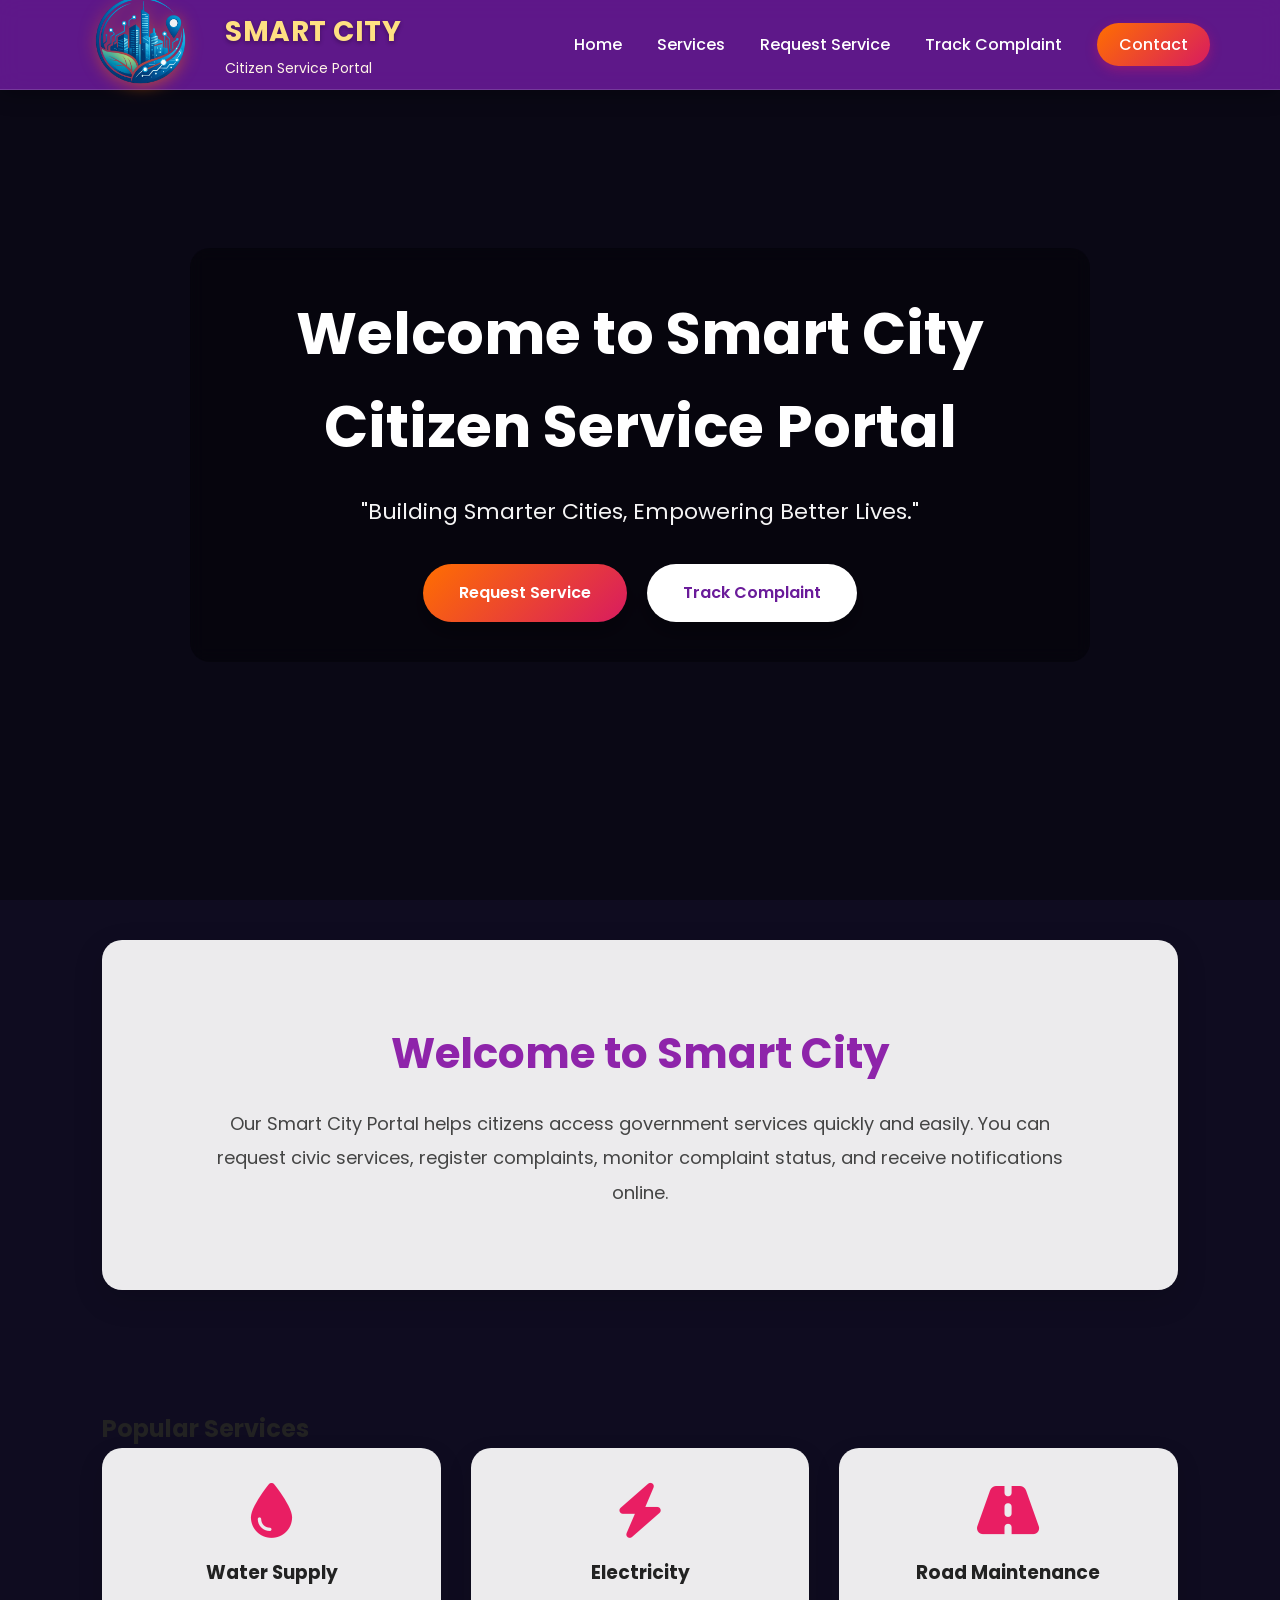
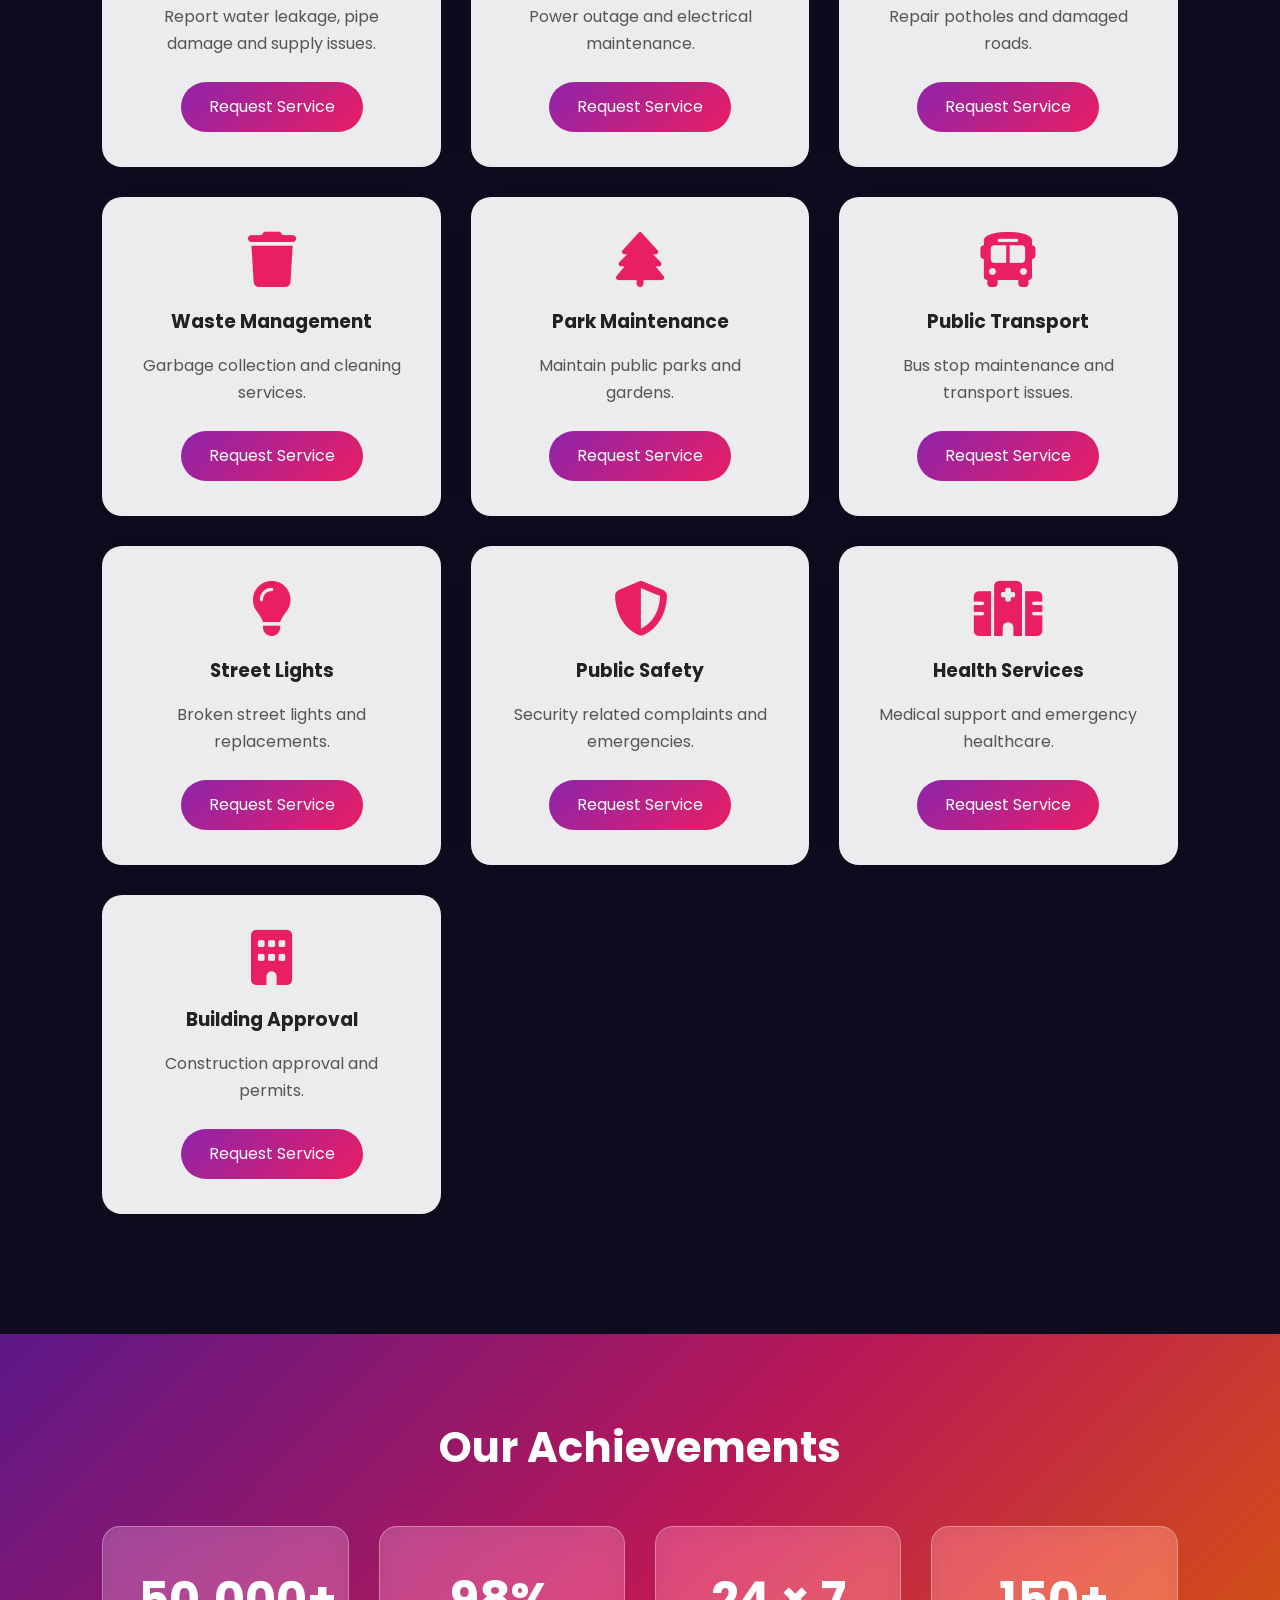
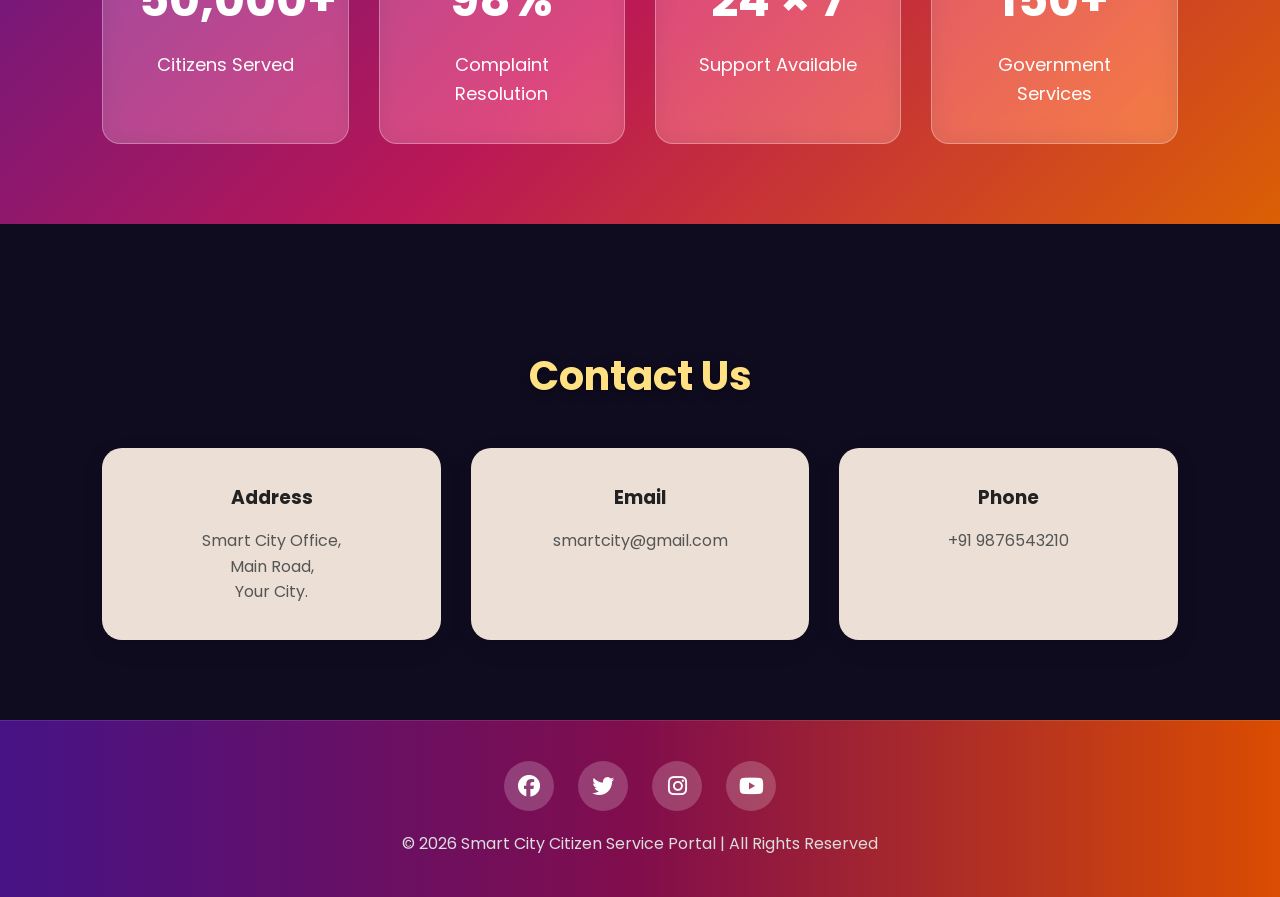
<file: src/main/resources/static/index.html>
<!DOCTYPE html>
<html lang="en">

<head>

    <meta charset="UTF-8">

    <meta name="viewport"
          content="width=device-width, initial-scale=1.0">

    <title>Smart City Citizen Service Portal</title>

    <!-- Main CSS -->
    <link rel="stylesheet"
          href="css/style.css">

    <!-- Font Awesome -->
    <link rel="stylesheet"
          href="https://cdnjs.cloudflare.com/ajax/libs/font-awesome/6.5.2/css/all.min.css">

</head>

<body>


<!-- ================= HEADER ================= -->

<header>

    <div class="logo">

        <img src="images/logo.png"
             alt="Smart City Logo">

        <div class="logo-text">

            <h1>
                SMART CITY
            </h1>

            <p>
                Citizen Service Portal
            </p>

        </div>

    </div>


    <nav>

        <ul>

            <li>
                <a href="index.html">
                    Home
                </a>
            </li>

            <li>
                <a href="services.html">
                    Services
                </a>
            </li>

            <li>
                <a href="request.html">
                    Request Service
                </a>
            </li>

            <li>
                <a href="track.html">
                    Track Complaint
                </a>
            </li>

            <li>
                <a href="contact.html">
                    Contact
                </a>
            </li>

        </ul>

    </nav>

</header>


<!-- ================= HERO SECTION ================= -->

<section class="hero">

    <div class="overlay">

        <h2>
            Welcome to Smart City Citizen Service Portal
        </h2>

        <p>
            "Building Smarter Cities, Empowering Better Lives."
        </p>


        <div class="hero-buttons">

            <a href="request.html"
               class="btn">

                Request Service

            </a>


            <a href="track.html"
               class="btn2">

                Track Complaint

            </a>

        </div>

    </div>

</section>


<!-- ================= ABOUT SECTION ================= -->

<section class="about">

    <h2>
        Welcome to Smart City
    </h2>

    <p>

        Our Smart City Portal helps citizens access government services
        quickly and easily. You can request civic services, register
        complaints, monitor complaint status, and receive notifications
        online.

    </p>

</section>


<!-- ================= SERVICES SECTION ================= -->

<section class="service-section">

    <h2>
        Popular Services
    </h2>


    <div class="service-grid">


        <!-- Water Supply -->

        <div class="service-card">

            <i class="fa-solid fa-droplet"></i>

            <h3>
                Water Supply
            </h3>

            <p>
                Report water leakage, pipe damage and supply issues.
            </p>

            <a href="request.html">
                Request Service
            </a>

        </div>


        <!-- Electricity -->

        <div class="service-card">

            <i class="fa-solid fa-bolt"></i>

            <h3>
                Electricity
            </h3>

            <p>
                Power outage and electrical maintenance.
            </p>

            <a href="request.html">
                Request Service
            </a>

        </div>


        <!-- Road Maintenance -->

        <div class="service-card">

            <i class="fa-solid fa-road"></i>

            <h3>
                Road Maintenance
            </h3>

            <p>
                Repair potholes and damaged roads.
            </p>

            <a href="request.html">
                Request Service
            </a>

        </div>


        <!-- Waste Management -->

        <div class="service-card">

            <i class="fa-solid fa-trash"></i>

            <h3>
                Waste Management
            </h3>

            <p>
                Garbage collection and cleaning services.
            </p>

            <a href="request.html">
                Request Service
            </a>

        </div>


        <!-- Park Maintenance -->

        <div class="service-card">

            <i class="fa-solid fa-tree"></i>

            <h3>
                Park Maintenance
            </h3>

            <p>
                Maintain public parks and gardens.
            </p>

            <a href="request.html">
                Request Service
            </a>

        </div>


        <!-- Public Transport -->

        <div class="service-card">

            <i class="fa-solid fa-bus"></i>

            <h3>
                Public Transport
            </h3>

            <p>
                Bus stop maintenance and transport issues.
            </p>

            <a href="request.html">
                Request Service
            </a>

        </div>


        <!-- Street Lights -->

        <div class="service-card">

            <i class="fa-solid fa-lightbulb"></i>

            <h3>
                Street Lights
            </h3>

            <p>
                Broken street lights and replacements.
            </p>

            <a href="request.html">
                Request Service
            </a>

        </div>


        <!-- Public Safety -->

        <div class="service-card">

            <i class="fa-solid fa-shield-halved"></i>

            <h3>
                Public Safety
            </h3>

            <p>
                Security related complaints and emergencies.
            </p>

            <a href="request.html">
                Request Service
            </a>

        </div>


        <!-- Health Services -->

        <div class="service-card">

            <i class="fa-solid fa-hospital"></i>

            <h3>
                Health Services
            </h3>

            <p>
                Medical support and emergency healthcare.
            </p>

            <a href="request.html">
                Request Service
            </a>

        </div>


        <!-- Building Approval -->

        <div class="service-card">

            <i class="fa-solid fa-building"></i>

            <h3>
                Building Approval
            </h3>

            <p>
                Construction approval and permits.
            </p>

            <a href="request.html">
                Request Service
            </a>

        </div>


    </div>

</section>


<!-- ================= ACHIEVEMENTS ================= -->

<section class="achievement">

    <h2>
        Our Achievements
    </h2>


    <div class="counter">


        <div>

            <h1>
                50,000+
            </h1>

            <p>
                Citizens Served
            </p>

        </div>


        <div>

            <h1>
                98%
            </h1>

            <p>
                Complaint Resolution
            </p>

        </div>


        <div>

            <h1>
                24 × 7
            </h1>

            <p>
                Support Available
            </p>

        </div>


        <div>

            <h1>
                150+
            </h1>

            <p>
                Government Services
            </p>

        </div>


    </div>

</section>


<!-- ================= CONTACT SECTION ================= -->

<section class="contact-home">

    <h2>
        Contact Us
    </h2>


    <div class="contact-box">


        <div>

            <h3>
                Address
            </h3>

            <p>

                Smart City Office,<br>

                Main Road,<br>

                Your City.

            </p>

        </div>


        <div>

            <h3>
                Email
            </h3>

            <p>
                smartcity@gmail.com
            </p>

        </div>


        <div>

            <h3>
                Phone
            </h3>

            <p>
                +91 9876543210
            </p>

        </div>


    </div>

</section>


<!-- ================= FOOTER ================= -->

<footer>

    <div class="footer-social">

        <i class="fab fa-facebook"></i>

        <i class="fab fa-twitter"></i>

        <i class="fab fa-instagram"></i>

        <i class="fab fa-youtube"></i>

    </div>


    <p>

        © 2026 Smart City Citizen Service Portal |

        All Rights Reserved

    </p>

</footer>


<!-- ================= JAVASCRIPT ================= -->

<script src="js/script.js"></script>

</body>

</html>
</file>
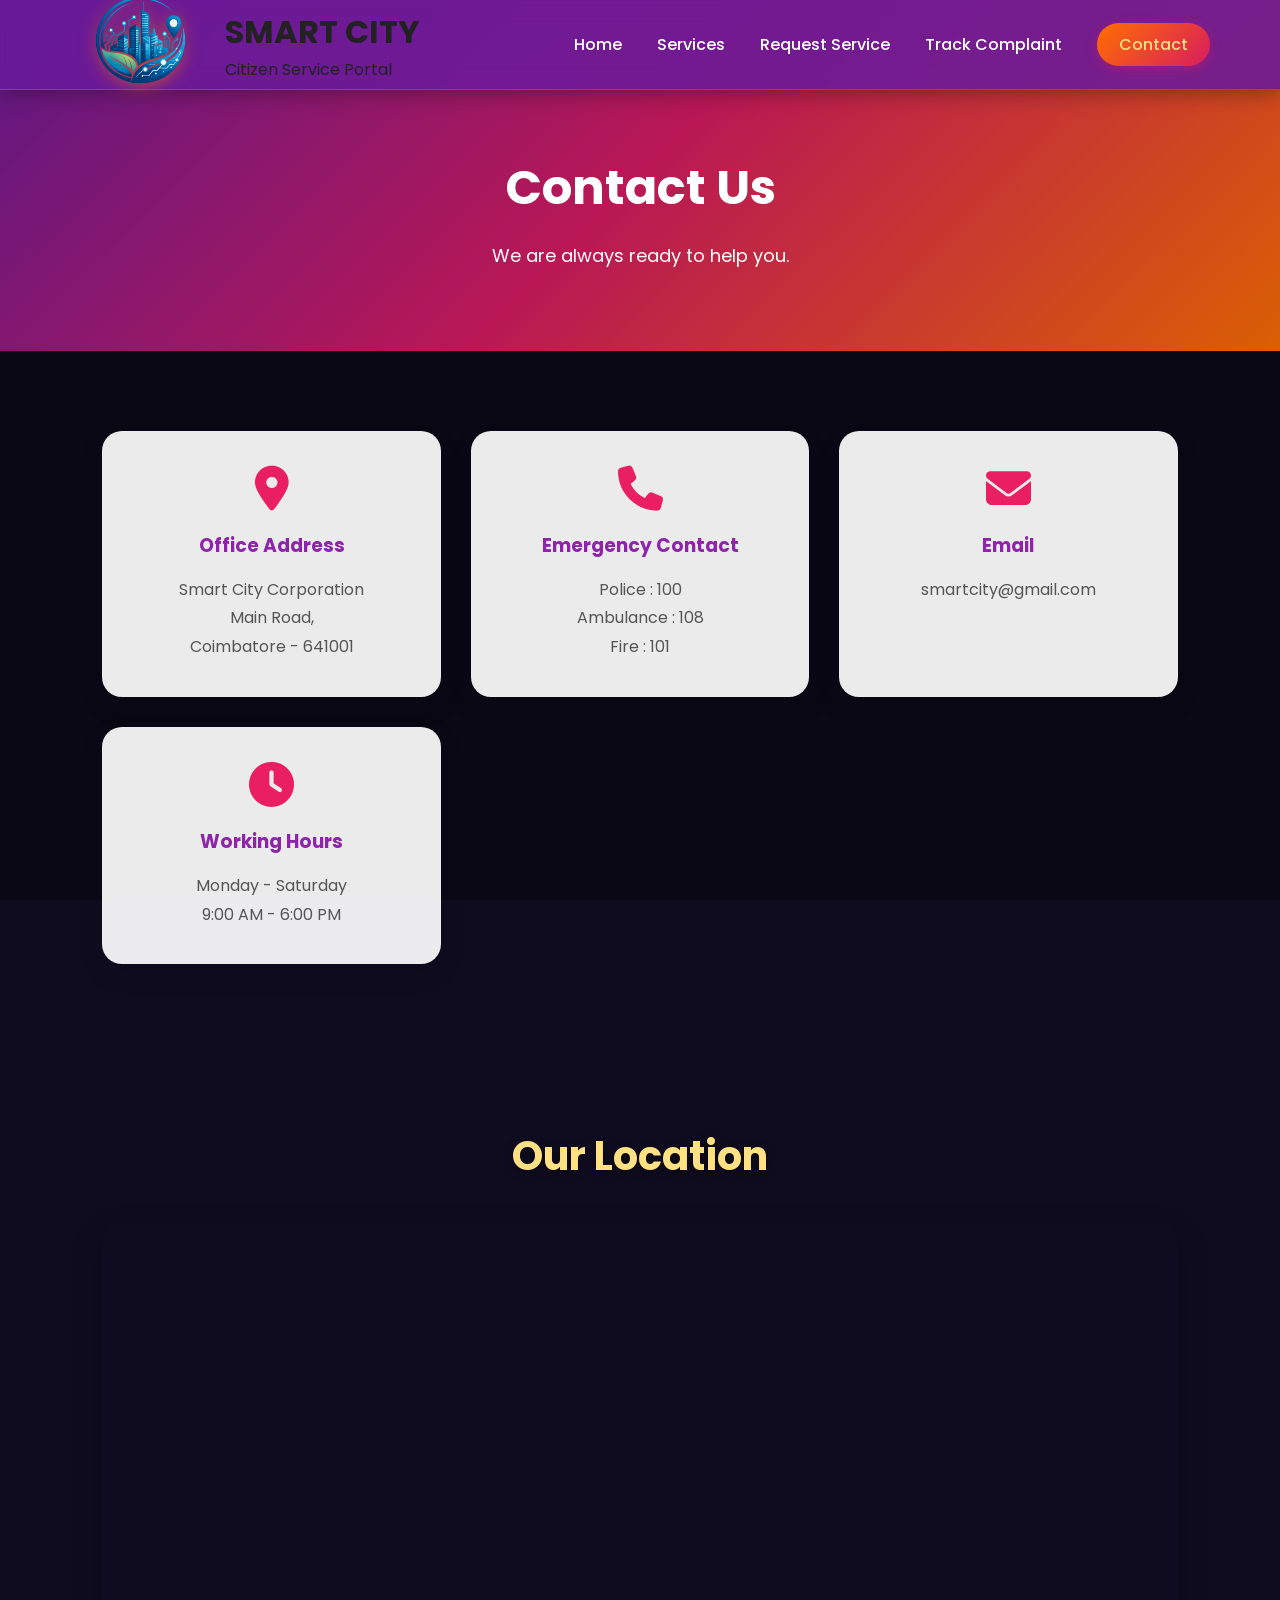
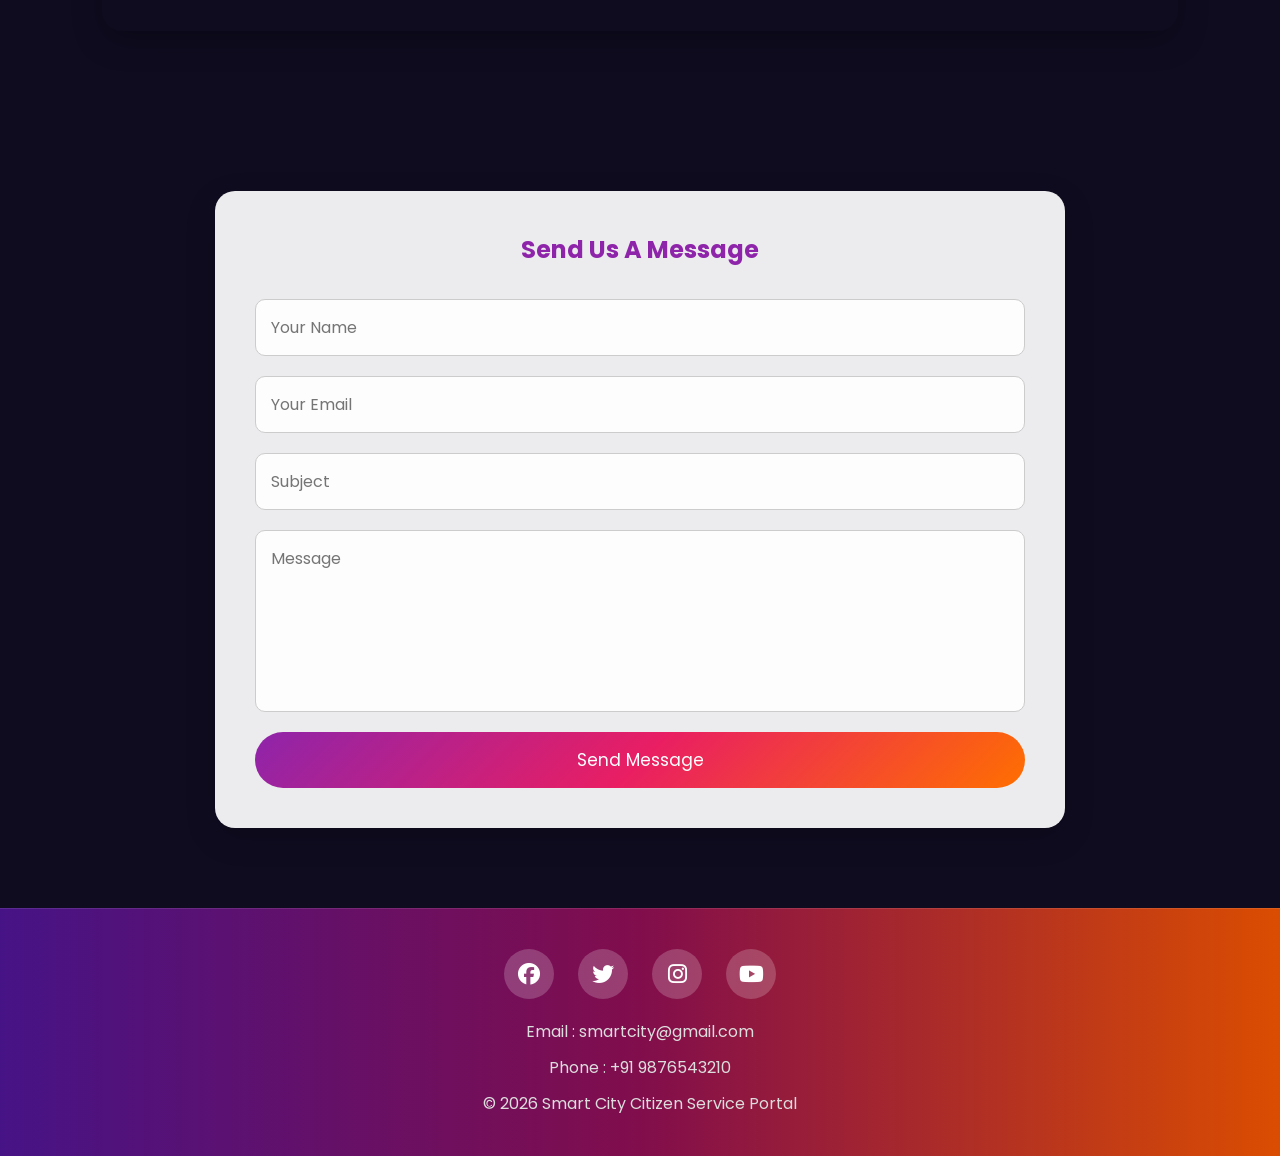
<file: src/main/resources/static/contact.html>
<!DOCTYPE html>
<html lang="en">

<head>

<meta charset="UTF-8">
<meta name="viewport" content="width=device-width, initial-scale=1.0">

<title>Contact Us | Smart City</title>

<link rel="stylesheet" href="css/style.css">

<link rel="stylesheet"
href="https://cdnjs.cloudflare.com/ajax/libs/font-awesome/6.5.2/css/all.min.css">

</head>

<body>

<!-- HEADER -->

<header>

<div class="logo">

<img src="images/logo.png" alt="Logo">

<div>

<h1>SMART CITY</h1>

<p>Citizen Service Portal</p>

</div>

</div>

<nav>

<ul>

<li><a href="index.html">Home</a></li>

<li><a href="services.html">Services</a></li>

<li><a href="request.html">Request Service</a></li>

<li><a href="track.html">Track Complaint</a></li>

<li><a href="contact.html" class="active">Contact</a></li>

</ul>

</nav>

</header>

<!-- PAGE BANNER -->

<section class="page-banner">

<h1>Contact Us</h1>

<p>We are always ready to help you.</p>

</section>

<!-- CONTACT DETAILS -->

<section class="contact-page">

<div class="contact-info">

<div class="info-card">

<i class="fa-solid fa-location-dot"></i>

<h3>Office Address</h3>

<p>

Smart City Corporation<br>

Main Road,<br>

Coimbatore - 641001

</p>

</div>

<div class="info-card">

<i class="fa-solid fa-phone"></i>

<h3>Emergency Contact</h3>

<p>

Police : 100<br>

Ambulance : 108<br>

Fire : 101

</p>

</div>

<div class="info-card">

<i class="fa-solid fa-envelope"></i>

<h3>Email</h3>

<p>

smartcity@gmail.com

</p>

</div>

<div class="info-card">

<i class="fa-solid fa-clock"></i>

<h3>Working Hours</h3>

<p>

Monday - Saturday<br>

9:00 AM - 6:00 PM

</p>

</div>

</div>

</section>

<!-- GOOGLE MAP -->

<section class="map-section">

<h2>Our Location</h2>

<div class="map-box">

<iframe
src="https://www.google.com/maps?q=Coimbatore&output=embed"
width="100%"
height="400"
style="border:0;"
allowfullscreen=""
loading="lazy">
</iframe>

</div>

</section>

<!-- MESSAGE FORM -->

<section class="message-section">

<div class="message-box">

<h2>Send Us A Message</h2>

<form>

<input type="text"
placeholder="Your Name"
required>

<input type="email"
placeholder="Your Email"
required>

<input type="text"
placeholder="Subject"
required>

<textarea
rows="6"
placeholder="Message"
required></textarea>

<button type="submit">

Send Message

</button>

</form>

</div>

</section>

<!-- FOOTER -->

<footer>

<div class="footer-social">

<i class="fab fa-facebook"></i>

<i class="fab fa-twitter"></i>

<i class="fab fa-instagram"></i>

<i class="fab fa-youtube"></i>

</div>

<p>

Email :
smartcity@gmail.com

</p>

<p>

Phone :
+91 9876543210

</p>

<p>

© 2026 Smart City Citizen Service Portal

</p>

</footer>

<script src="js/script.js"></script>

</body>

</html>
</file>
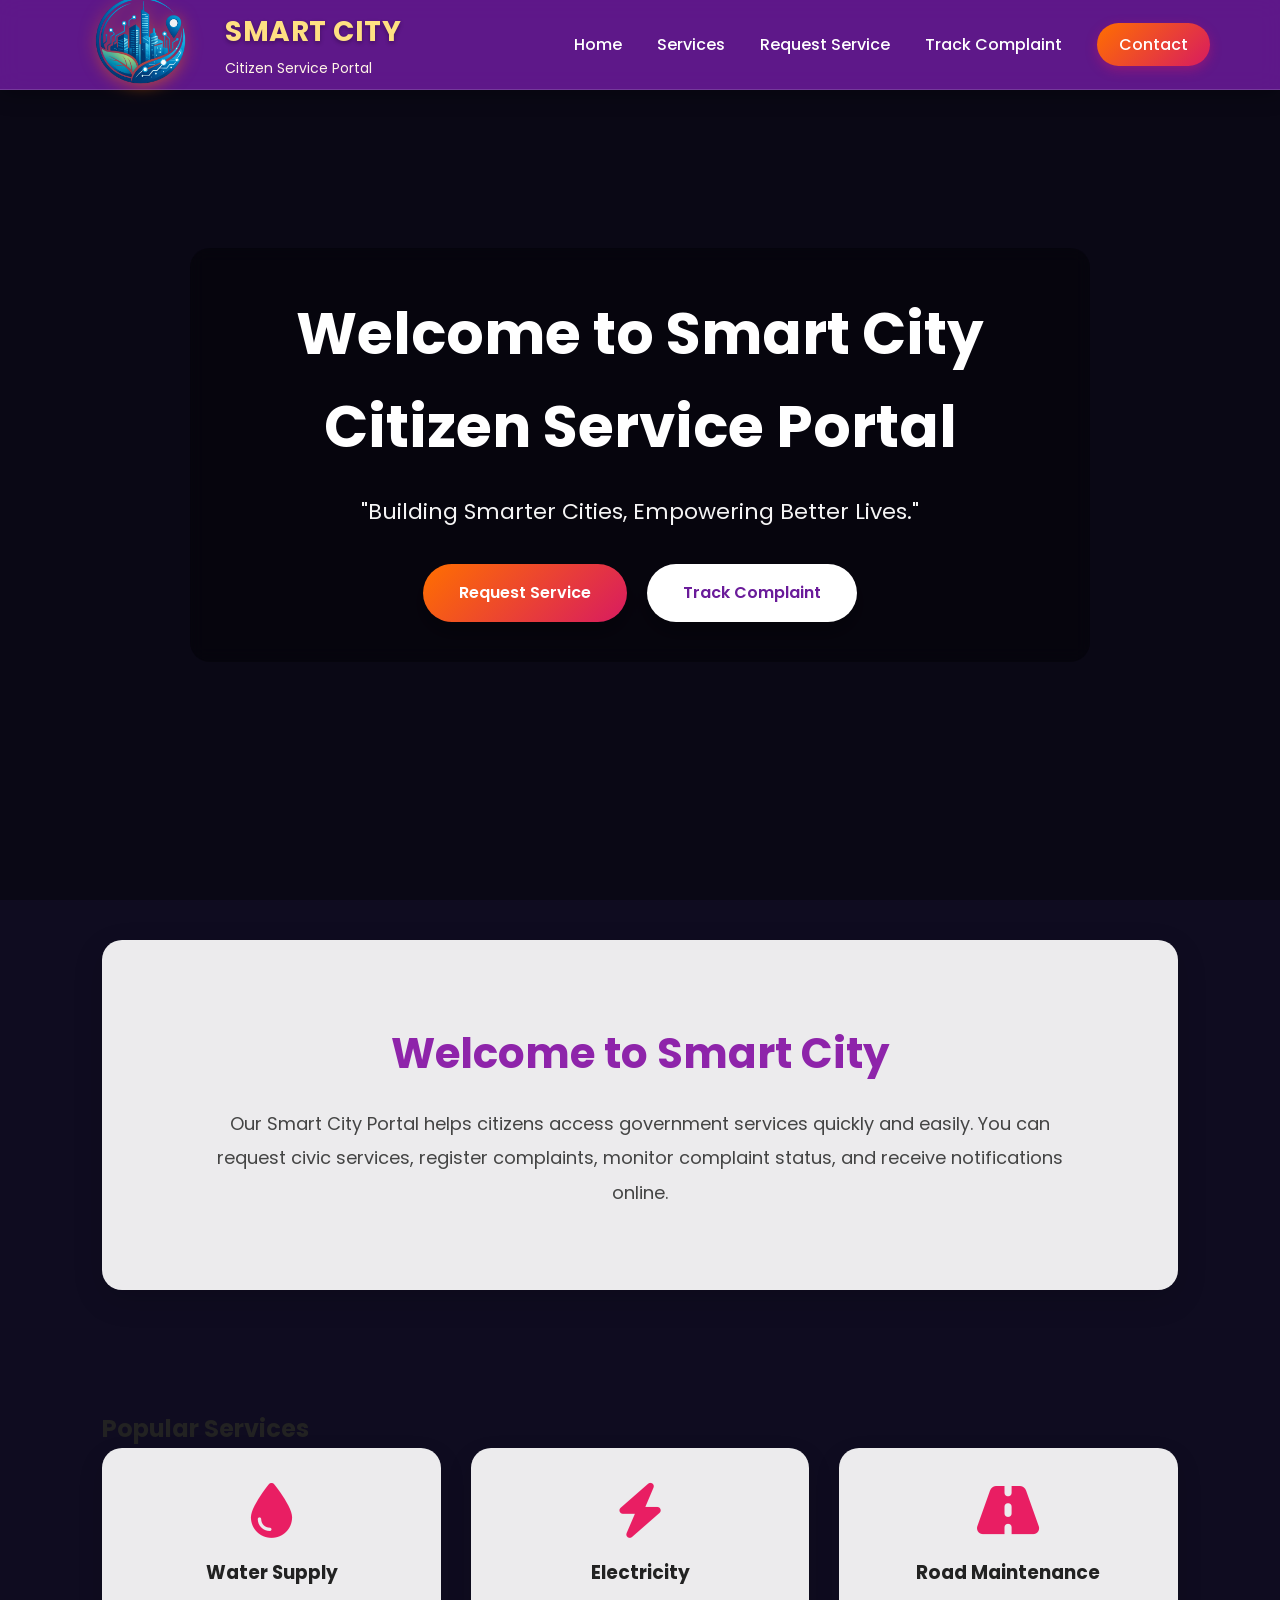
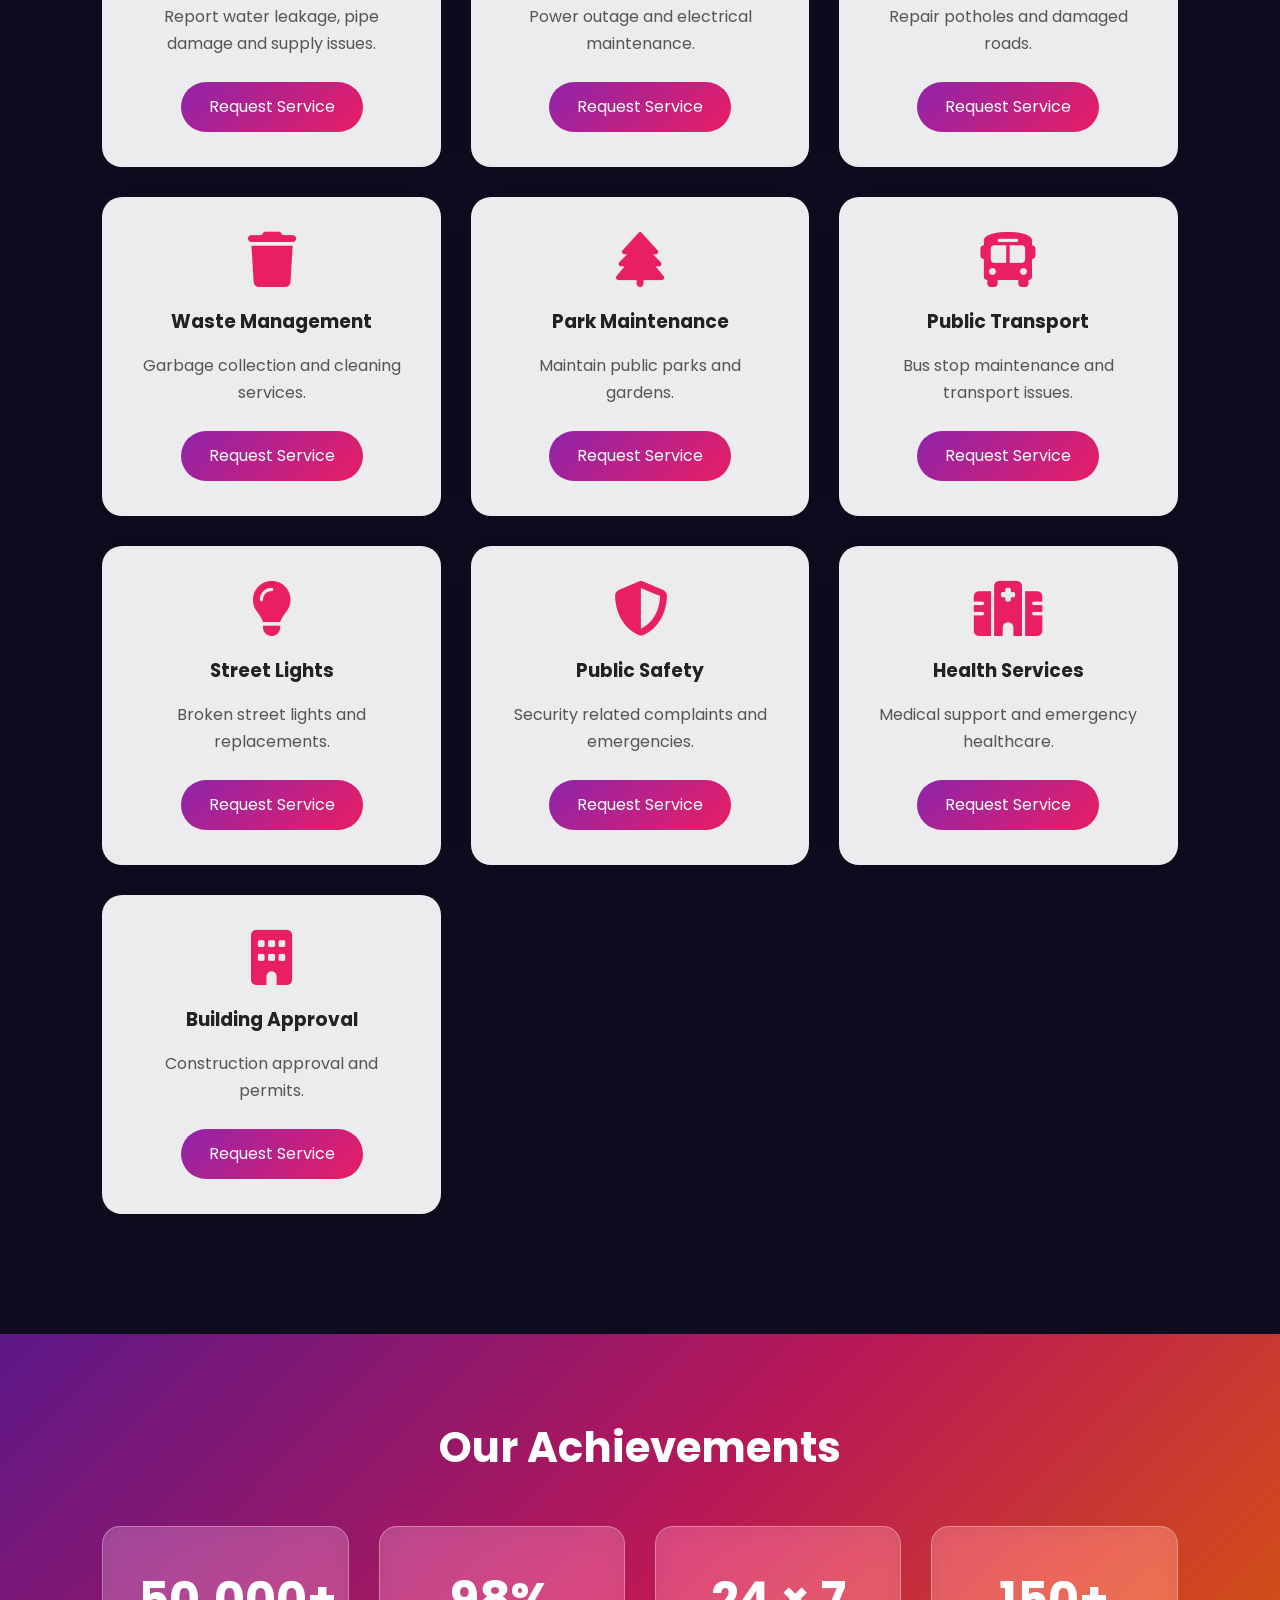
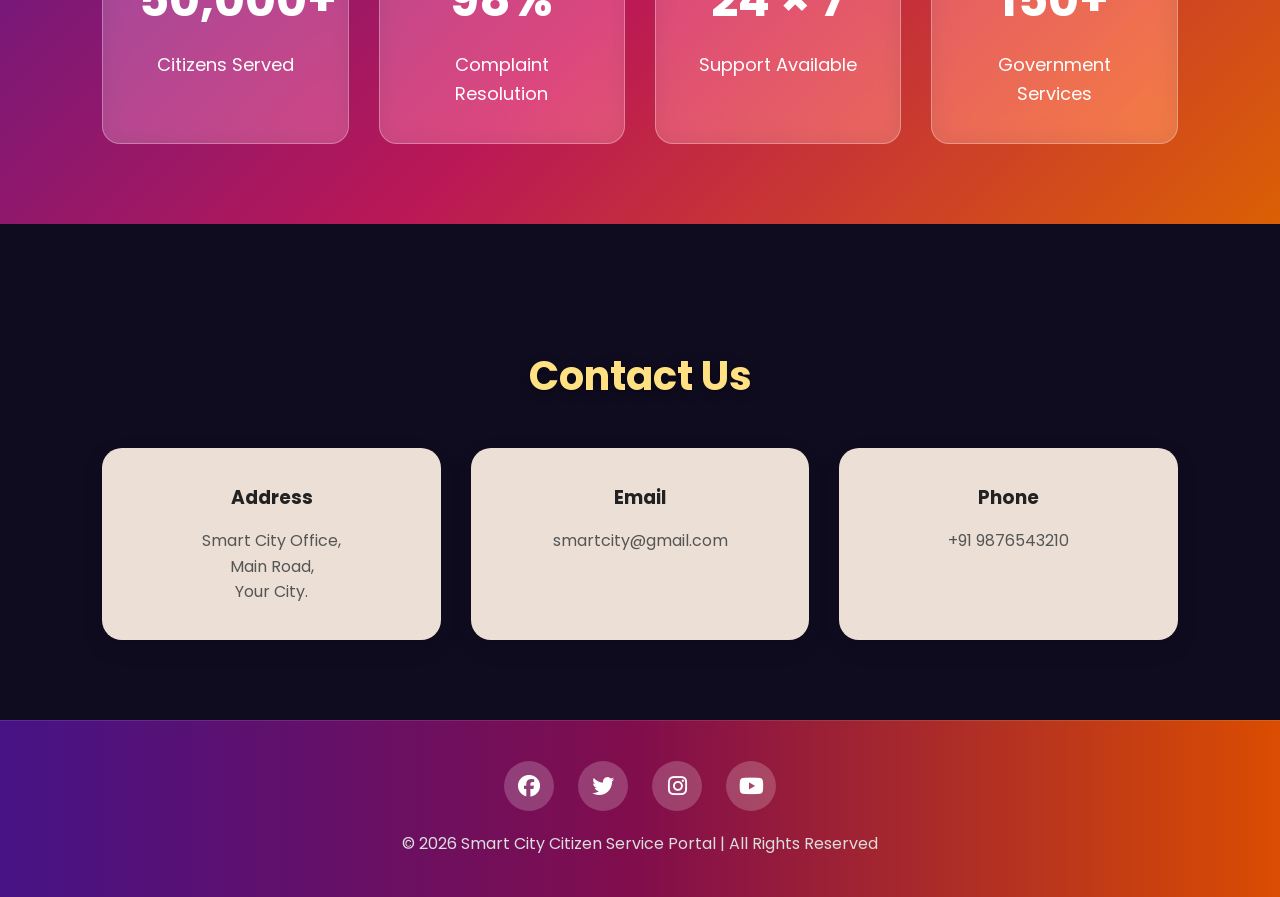
<file: src/main/resources/static/home.html>
<!DOCTYPE html>
<html lang="en">

<head>
    <meta charset="UTF-8">
    <meta name="viewport" content="width=device-width, initial-scale=1.0">

    <title>Smart City Citizen Service Portal</title>

    <link rel="stylesheet" href="css/style.css">

    <link rel="stylesheet"
          href="https://cdnjs.cloudflare.com/ajax/libs/font-awesome/6.5.2/css/all.min.css">
</head>

<body>

<!-- ================= HEADER ================= -->

<header>

    <div class="logo">

        <img src="images/logo.png" alt="Logo">

        <div class="logo-text">

            <h1>SMART CITY</h1>

            <p>Citizen Service Portal</p>

        </div>

    </div>

    <nav>

        <ul>

            <li>
                <a href="home.html">Home</a>
            </li>

            <li>
                <a href="services.html">Services</a>
            </li>

            <li>
                <a href="request.html">Request Service</a>
            </li>

            <li>
                <a href="track.html">Track Complaint</a>
            </li>

            <li>
                <a href="contact.html">Contact</a>
            </li>

        </ul>

    </nav>

</header>


<!-- ================= HERO SECTION ================= -->

<section class="hero">

    <div class="overlay">

        <h2>
            Welcome to Smart City Citizen Service Portal
        </h2>

        <p>
            "Building Smarter Cities, Empowering Better Lives."
        </p>

        <div class="hero-buttons">

            <a href="request.html" class="btn">
                Request Service
            </a>

            <a href="track.html" class="btn2">
                Track Complaint
            </a>

        </div>

    </div>

</section>


<!-- ================= ABOUT SECTION ================= -->

<section class="about">

    <h2>
        Welcome to Smart City
    </h2>

    <p>
        Our Smart City Portal helps citizens access government services
        quickly and easily. You can request civic services, register
        complaints, monitor complaint status, and receive notifications
        online.
    </p>

</section>


<!-- ================= SERVICES SECTION ================= -->

<section class="service-section">

    <h2>
        Popular Services
    </h2>

    <div class="service-grid">

        <!-- Water Supply -->

        <div class="service-card">

            <i class="fa-solid fa-droplet"></i>

            <h3>
                Water Supply
            </h3>

            <p>
                Report water leakage, pipe damage and supply issues.
            </p>

            <a href="request.html">
                Request Service
            </a>

        </div>


        <!-- Electricity -->

        <div class="service-card">

            <i class="fa-solid fa-bolt"></i>

            <h3>
                Electricity
            </h3>

            <p>
                Power outage and electrical maintenance.
            </p>

            <a href="request.html">
                Request Service
            </a>

        </div>


        <!-- Road Maintenance -->

        <div class="service-card">

            <i class="fa-solid fa-road"></i>

            <h3>
                Road Maintenance
            </h3>

            <p>
                Repair potholes and damaged roads.
            </p>

            <a href="request.html">
                Request Service
            </a>

        </div>


        <!-- Waste Management -->

        <div class="service-card">

            <i class="fa-solid fa-trash"></i>

            <h3>
                Waste Management
            </h3>

            <p>
                Garbage collection and cleaning services.
            </p>

            <a href="request.html">
                Request Service
            </a>

        </div>


        <!-- Park Maintenance -->

        <div class="service-card">

            <i class="fa-solid fa-tree"></i>

            <h3>
                Park Maintenance
            </h3>

            <p>
                Maintain public parks and gardens.
            </p>

            <a href="request.html">
                Request Service
            </a>

        </div>


        <!-- Public Transport -->

        <div class="service-card">

            <i class="fa-solid fa-bus"></i>

            <h3>
                Public Transport
            </h3>

            <p>
                Bus stop maintenance and transport issues.
            </p>

            <a href="request.html">
                Request Service
            </a>

        </div>


        <!-- Street Lights -->

        <div class="service-card">

            <i class="fa-solid fa-lightbulb"></i>

            <h3>
                Street Lights
            </h3>

            <p>
                Broken street lights and replacements.
            </p>

            <a href="request.html">
                Request Service
            </a>

        </div>


        <!-- Public Safety -->

        <div class="service-card">

            <i class="fa-solid fa-shield-halved"></i>

            <h3>
                Public Safety
            </h3>

            <p>
                Security related complaints and emergencies.
            </p>

            <a href="request.html">
                Request Service
            </a>

        </div>


        <!-- Health Services -->

        <div class="service-card">

            <i class="fa-solid fa-hospital"></i>

            <h3>
                Health Services
            </h3>

            <p>
                Medical support and emergency healthcare.
            </p>

            <a href="request.html">
                Request Service
            </a>

        </div>


        <!-- Building Approval -->

        <div class="service-card">

            <i class="fa-solid fa-building"></i>

            <h3>
                Building Approval
            </h3>

            <p>
                Construction approval and permits.
            </p>

            <a href="request.html">
                Request Service
            </a>

        </div>

    </div>

</section>


<!-- ================= ACHIEVEMENTS ================= -->

<section class="achievement">

    <h2>
        Our Achievements
    </h2>

    <div class="counter">

        <div>

            <h1>
                50,000+
            </h1>

            <p>
                Citizens Served
            </p>

        </div>


        <div>

            <h1>
                98%
            </h1>

            <p>
                Complaint Resolution
            </p>

        </div>


        <div>

            <h1>
                24 × 7
            </h1>

            <p>
                Support Available
            </p>

        </div>


        <div>

            <h1>
                150+
            </h1>

            <p>
                Government Services
            </p>

        </div>

    </div>

</section>


<!-- ================= CONTACT SECTION ================= -->

<section class="contact-home">

    <h2>
        Contact Us
    </h2>

    <div class="contact-box">

        <div>

            <h3>
                Address
            </h3>

            <p>
                Smart City Office,<br>
                Main Road,<br>
                Your City.
            </p>

        </div>


        <div>

            <h3>
                Email
            </h3>

            <p>
                smartcity@gmail.com
            </p>

        </div>


        <div>

            <h3>
                Phone
            </h3>

            <p>
                +91 9876543210
            </p>

        </div>

    </div>

</section>


<!-- ================= FOOTER ================= -->

<footer>

    <div class="footer-social">

        <i class="fab fa-facebook"></i>

        <i class="fab fa-twitter"></i>

        <i class="fab fa-instagram"></i>

        <i class="fab fa-youtube"></i>

    </div>

    <p>
        © 2026 Smart City Citizen Service Portal |
        All Rights Reserved
    </p>

</footer>


<!-- ================= JAVASCRIPT ================= -->

<script src="js/script.js"></script>

</body>

</html>
</file>
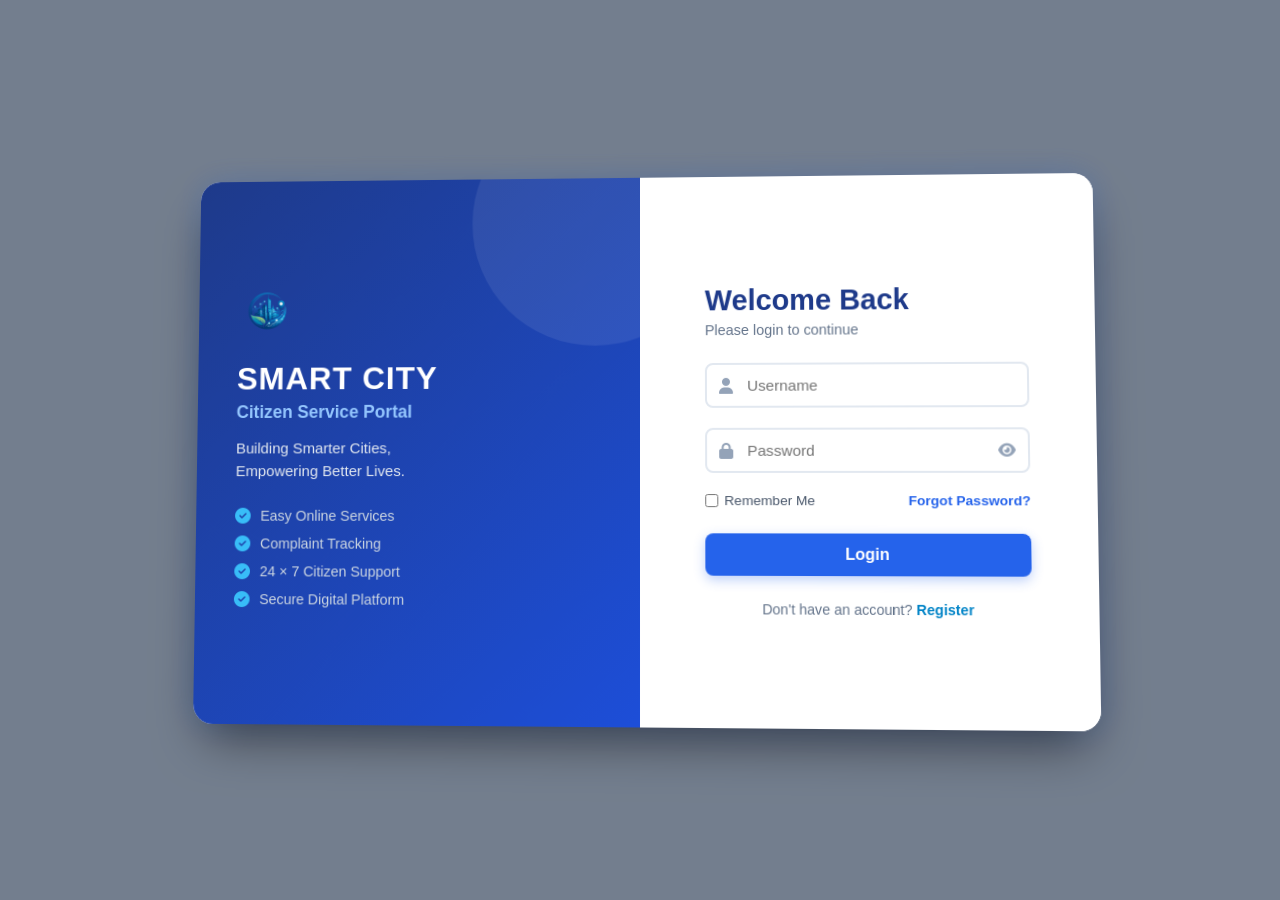
<file: src/main/resources/static/login.html>
<!DOCTYPE html>
<html lang="en">

<head>
    <meta charset="UTF-8">
    <meta name="viewport" content="width=device-width, initial-scale=1.0">

    <title>Smart City - Login</title>

    <link rel="stylesheet" href="css/login.css">

    <link rel="stylesheet"
        href="https://cdnjs.cloudflare.com/ajax/libs/font-awesome/6.5.2/css/all.min.css">
</head>

<body>

    <!-- Background -->
    <div class="background-slider">
        <div class="bg-slide"></div>
        <div class="bg-slide"></div>
        <div class="bg-slide"></div>
        <div class="bg-slide"></div>
        <div class="bg-slide"></div>
    </div>

    <div class="background-overlay"></div>


    <!-- Main Container -->
    <div class="container">

        <!-- LEFT PANEL -->
        <div class="left-panel">

            <div class="overlay">

                <img src="images/logo.png" alt="Smart City Logo">

                <h1>SMART CITY</h1>

                <h3>Citizen Service Portal</h3>

                <p>
                    Building Smarter Cities,<br>
                    Empowering Better Lives.
                </p>

                <ul>
                    <li>
                        <i class="fa-solid fa-circle-check"></i>
                        Easy Online Services
                    </li>

                    <li>
                        <i class="fa-solid fa-circle-check"></i>
                        Complaint Tracking
                    </li>

                    <li>
                        <i class="fa-solid fa-circle-check"></i>
                        24 × 7 Citizen Support
                    </li>

                    <li>
                        <i class="fa-solid fa-circle-check"></i>
                        Secure Digital Platform
                    </li>
                </ul>

            </div>

        </div>


        <!-- RIGHT PANEL -->
        <div class="right-panel">

            <div class="login-box">

                <h2>Welcome Back</h2>

                <p>Please login to continue</p>


                <form id="loginForm">

                    <!-- Username -->
                    <div class="input-box">

                        <i class="fa fa-user"></i>

                        <input
                            type="text"
                            id="username"
                            placeholder="Username"
                            required>

                    </div>


                    <!-- Password -->
                    <div class="input-box">

                        <i class="fa fa-lock"></i>

                        <input
                            type="password"
                            id="password"
                            placeholder="Password"
                            required>

                        <i
                            class="fa fa-eye"
                            id="togglePassword">
                        </i>

                    </div>


                    <!-- Options -->
                    <div class="options">

                        <label>
                            <input type="checkbox">
                            Remember Me
                        </label>

                        <a href="#">Forgot Password?</a>

                    </div>


                    <!-- Login Button -->
                    <button
                        type="submit"
                        class="login-btn"
                        id="loginButton">

                        Login

                    </button>

                </form>


                <!-- Register -->
                <div class="register">

                    Don't have an account?

                    <a href="register.html">
                        Register
                    </a>

                </div>

            </div>

        </div>

    </div>


    <!-- =====================================================
         LOGIN JAVASCRIPT
    ====================================================== -->

    <script>

        // ==================================================
        // PASSWORD SHOW / HIDE
        // ==================================================

        const togglePassword =
            document.getElementById("togglePassword");

        const passwordInput =
            document.getElementById("password");


        togglePassword.addEventListener("click", function () {

            if (passwordInput.type === "password") {

                passwordInput.type = "text";

                this.classList.remove("fa-eye");

                this.classList.add("fa-eye-slash");

            } else {

                passwordInput.type = "password";

                this.classList.remove("fa-eye-slash");

                this.classList.add("fa-eye");

            }

        });


        // ==================================================
        // LOGIN FORM
        // ==================================================

        const loginForm =
            document.getElementById("loginForm");

        const loginButton =
            document.getElementById("loginButton");


        loginForm.addEventListener(
            "submit",
            async function (event) {

                event.preventDefault();


                const username =
                    document
                        .getElementById("username")
                        .value
                        .trim();


                const passwordValue =
                    document
                        .getElementById("password")
                        .value;


                // ==================================================
                // VALIDATION
                // ==================================================

                if (username === "" || passwordValue === "") {

                    alert(
                        "Please enter username and password."
                    );

                    return;

                }


                // Disable button

                loginButton.disabled = true;

                loginButton.innerText = "Logging in...";


                try {

                    // ==================================================
                    // CALL SPRING BOOT LOGIN API
                    // ==================================================

                    const response =
                        await fetch(
                            "/api/auth/login",
                            {
                                method: "POST",

                                headers: {
                                    "Content-Type":
                                        "application/json"
                                },

                                body: JSON.stringify({
                                    username: username,
                                    password: passwordValue
                                })
                            }
                        );


                    const data =
                        await response.json();


                    console.log(
                        "Login response:",
                        data
                    );


                    // ==================================================
                    // SUCCESS
                    // ==================================================

                    if (response.ok) {

                        // Save user information

                        sessionStorage.setItem(
                            "smartCityUser",
                            JSON.stringify(data)
                        );


                        alert(
                            "Login successful!"
                        );


                        // ==================================================
                        // GO TO HOME PAGE
                        // ==================================================

                        window.location.replace(
                            "/home.html"
                        );


                        return;
                    }


                    // ==================================================
                    // LOGIN FAILED
                    // ==================================================

                    alert(
                        data.message ||
                        "Invalid username or password."
                    );


                    loginButton.disabled = false;

                    loginButton.innerText = "Login";


                } catch (error) {

                    console.error(
                        "Login Error:",
                        error
                    );


                    alert(
                        "Unable to connect to the server. " +
                        "Please make sure the Smart City server is running."
                    );


                    loginButton.disabled = false;

                    loginButton.innerText = "Login";

                }

            }
        );

    </script>

</body>

</html>
</file>
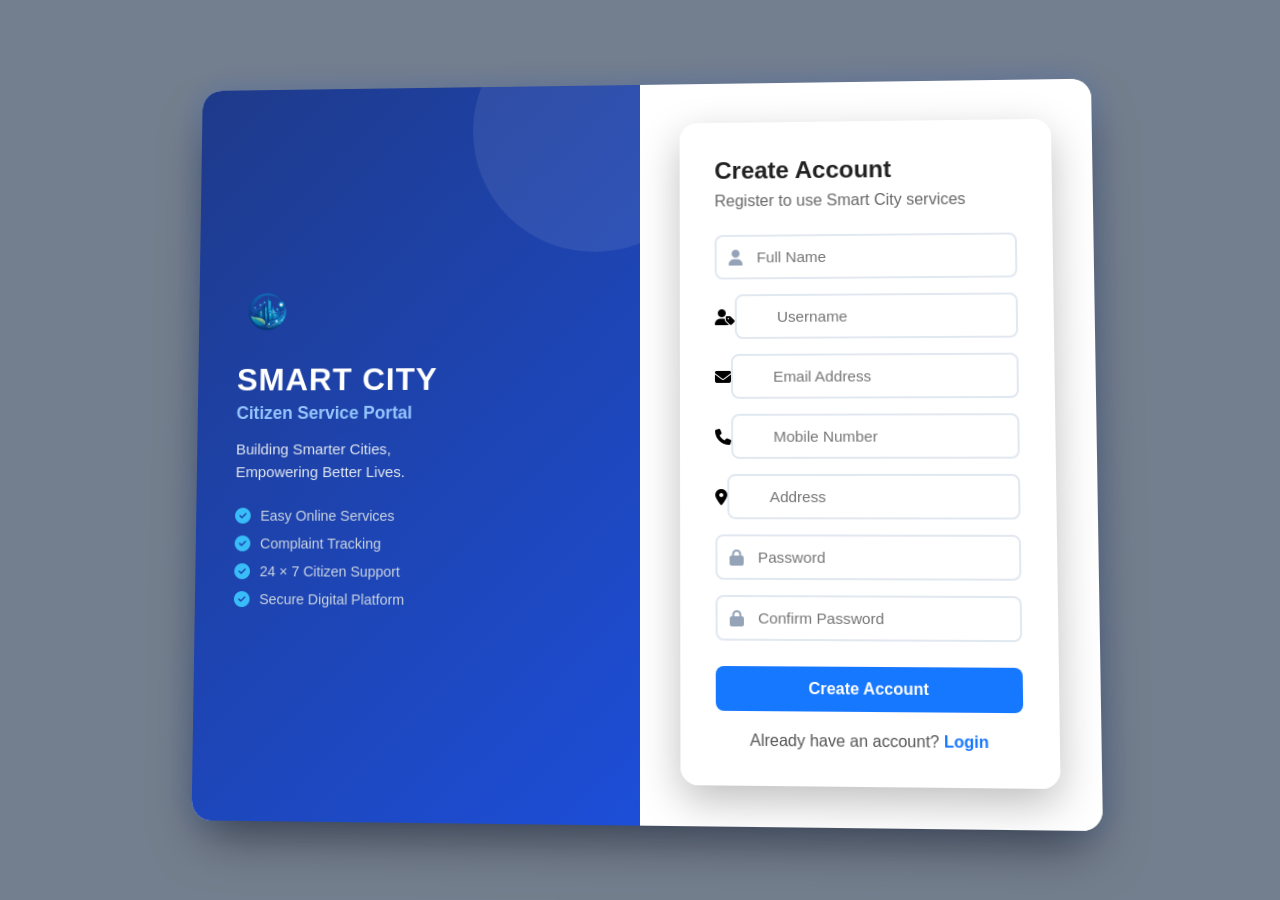
<file: src/main/resources/static/register.html>
<!DOCTYPE html>
<html lang="en">

<head>

    <meta charset="UTF-8">

    <meta name="viewport"
          content="width=device-width, initial-scale=1.0">

    <title>Smart City - Register</title>

    <link rel="stylesheet" href="css/login.css">

    <link rel="stylesheet"
          href="https://cdnjs.cloudflare.com/ajax/libs/font-awesome/6.5.2/css/all.min.css">

    <style>

        /* ==================================================
           REGISTER PAGE
        ================================================== */

        .register-box {
            width: 100%;
            max-width: 500px;
            padding: 35px;
            background: rgba(255, 255, 255, 0.96);
            border-radius: 18px;
            box-shadow: 0 15px 40px rgba(0, 0, 0, 0.25);
        }

        .register-box h2 {
            margin-bottom: 8px;
            color: #222;
        }

        .register-box > p {
            margin-bottom: 25px;
            color: #666;
        }

        .register-box .input-box {
            margin-bottom: 15px;
        }

        .register-box .input-box input {
            width: 100%;
        }

        .register-submit {
            width: 100%;
            border: none;
            padding: 13px;
            border-radius: 8px;
            background: #1677ff;
            color: white;
            font-size: 16px;
            font-weight: bold;
            cursor: pointer;
            margin-top: 10px;
        }

        .register-submit:hover {
            opacity: 0.9;
        }

        .register-submit:disabled {
            opacity: 0.6;
            cursor: not-allowed;
        }

        .back-login {
            text-align: center;
            margin-top: 20px;
            color: #555;
        }

        .back-login a {
            color: #1677ff;
            text-decoration: none;
            font-weight: bold;
        }

        .back-login a:hover {
            text-decoration: underline;
        }

    </style>

</head>


<body>


<!-- =====================================================
     BACKGROUND
====================================================== -->

<div class="background-slider">

    <div class="bg-slide"></div>
    <div class="bg-slide"></div>
    <div class="bg-slide"></div>
    <div class="bg-slide"></div>
    <div class="bg-slide"></div>

</div>

<div class="background-overlay"></div>


<!-- =====================================================
     MAIN CONTAINER
====================================================== -->

<div class="container">


    <!-- =================================================
         LEFT PANEL
    ================================================== -->

    <div class="left-panel">

        <div class="overlay">

            <img
                src="images/logo.png"
                alt="Smart City Logo"
            >

            <h1>SMART CITY</h1>

            <h3>Citizen Service Portal</h3>

            <p>
                Building Smarter Cities,<br>
                Empowering Better Lives.
            </p>

            <ul>

                <li>
                    <i class="fa-solid fa-circle-check"></i>
                    Easy Online Services
                </li>

                <li>
                    <i class="fa-solid fa-circle-check"></i>
                    Complaint Tracking
                </li>

                <li>
                    <i class="fa-solid fa-circle-check"></i>
                    24 × 7 Citizen Support
                </li>

                <li>
                    <i class="fa-solid fa-circle-check"></i>
                    Secure Digital Platform
                </li>

            </ul>

        </div>

    </div>


    <!-- =================================================
         RIGHT PANEL
    ================================================== -->

    <div class="right-panel">

        <div class="register-box">

            <h2>Create Account</h2>

            <p>
                Register to use Smart City services
            </p>


            <!-- =================================================
                 REGISTER FORM
            ================================================== -->

            <form id="registerForm">


                <!-- FULL NAME -->

                <div class="input-box">

                    <i class="fa fa-user"></i>

                    <input
                        type="text"
                        id="fullName"
                        placeholder="Full Name"
                        required
                    >

                </div>


                <!-- USERNAME -->

                <div class="input-box">

                    <i class="fa fa-user-tag"></i>

                    <input
                        type="text"
                        id="username"
                        placeholder="Username"
                        required
                    >

                </div>


                <!-- EMAIL -->

                <div class="input-box">

                    <i class="fa fa-envelope"></i>

                    <input
                        type="email"
                        id="email"
                        placeholder="Email Address"
                        required
                    >

                </div>


                <!-- MOBILE -->

                <div class="input-box">

                    <i class="fa fa-phone"></i>

                    <input
                        type="tel"
                        id="mobile"
                        placeholder="Mobile Number"
                        required
                    >

                </div>


                <!-- ADDRESS -->

                <div class="input-box">

                    <i class="fa fa-location-dot"></i>

                    <input
                        type="text"
                        id="address"
                        placeholder="Address"
                        required
                    >

                </div>


                <!-- PASSWORD -->

                <div class="input-box">

                    <i class="fa fa-lock"></i>

                    <input
                        type="password"
                        id="password"
                        placeholder="Password"
                        required
                    >

                </div>


                <!-- CONFIRM PASSWORD -->

                <div class="input-box">

                    <i class="fa fa-lock"></i>

                    <input
                        type="password"
                        id="confirmPassword"
                        placeholder="Confirm Password"
                        required
                    >

                </div>


                <!-- REGISTER BUTTON -->

                <button
                    type="submit"
                    class="register-submit"
                    id="registerButton">

                    Create Account

                </button>

            </form>


            <!-- LOGIN LINK -->

            <div class="back-login">

                Already have an account?

                <a href="login.html">
                    Login
                </a>

            </div>

        </div>

    </div>

</div>


<!-- =====================================================
     REGISTER JAVASCRIPT
====================================================== -->

<script>


// ======================================================
// REGISTER FORM
// ======================================================

const registerForm =
    document.getElementById("registerForm");

const registerButton =
    document.getElementById("registerButton");


registerForm.addEventListener(
    "submit",
    async function (event) {

        event.preventDefault();


        // ==================================================
        // GET FORM VALUES
        // ==================================================

        const fullName =
            document
                .getElementById("fullName")
                .value
                .trim();


        const username =
            document
                .getElementById("username")
                .value
                .trim();


        const email =
            document
                .getElementById("email")
                .value
                .trim();


        const mobile =
            document
                .getElementById("mobile")
                .value
                .trim();


        const address =
            document
                .getElementById("address")
                .value
                .trim();


        const password =
            document
                .getElementById("password")
                .value;


        const confirmPassword =
            document
                .getElementById("confirmPassword")
                .value;


        // ==================================================
        // VALIDATION
        // ==================================================

        if (
            !fullName ||
            !username ||
            !email ||
            !mobile ||
            !address ||
            !password ||
            !confirmPassword
        ) {

            alert("Please fill in all fields.");

            return;

        }


        // ==================================================
        // CHECK PASSWORD
        // ==================================================

        if (password !== confirmPassword) {

            alert("Passwords do not match.");

            return;

        }


        // ==================================================
        // PASSWORD LENGTH
        // ==================================================

        if (password.length < 6) {

            alert(
                "Password must contain at least 6 characters."
            );

            return;

        }


        // ==================================================
        // DISABLE BUTTON
        // ==================================================

        registerButton.disabled = true;

        registerButton.innerText =
            "Creating Account...";


        try {


            // ==================================================
            // SEND DATA TO SPRING BOOT
            // ==================================================

            const response =
                await fetch(
                    "/api/auth/register",
                    {

                        method: "POST",

                        headers: {
                            "Content-Type":
                                "application/json"
                        },

                        body: JSON.stringify({

                            fullName: fullName,

                            username: username,

                            email: email,

                            mobile: mobile,

                            address: address,

                            password: password

                        })

                    }
                );


            const data =
                await response.json();


            console.log(
                "Registration response:",
                data
            );


            // ==================================================
            // REGISTRATION SUCCESS
            // ==================================================

            if (response.ok) {

                alert(
                    "Registration successful! " +
                    "You can now login."
                );


                // Go back to login page

                window.location.replace(
                    "/login.html"
                );


                return;

            }


            // ==================================================
            // REGISTRATION FAILED
            // ==================================================

            alert(
                data.message ||
                "Registration failed. Please try again."
            );


            registerButton.disabled = false;

            registerButton.innerText =
                "Create Account";


        } catch (error) {

            console.error(
                "Registration Error:",
                error
            );


            alert(
                "Unable to connect to the server. " +
                "Please make sure the Smart City server is running."
            );


            registerButton.disabled = false;

            registerButton.innerText =
                "Create Account";

        }

    }
);

</script>


</body>

</html>
</file>
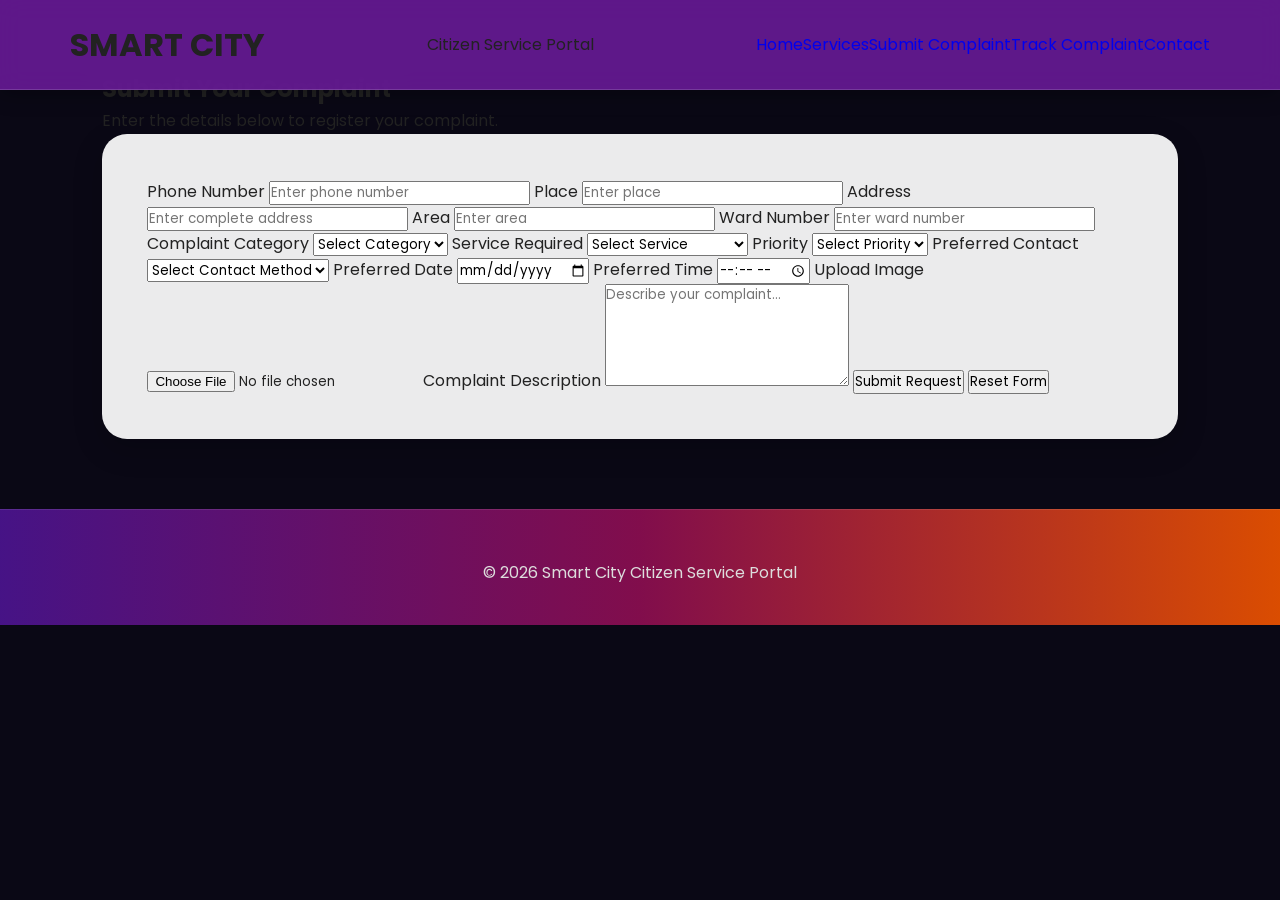
<file: src/main/resources/static/request.html>
<!DOCTYPE html>
<html lang="en">
 <head>
    <meta charset="UTF-8">
    <meta name="viewport" content="width=device-width, initial-scale=1.0">
    <title>Submit Complaint | Smart City Portal</title>
    <link rel="stylesheet" href="css/style.css">
</head>

 <body>

 <header>
    <h1>SMART CITY</h1>
    <p>Citizen Service Portal</p>

    <nav>
        <a href="index.html">Home</a>
        <a href="services.html">Services</a>
        <a href="request.html">Submit Complaint</a>
        <a href="track.html">Track Complaint</a>
        <a href="contact.html">Contact</a>
    </nav>
</header>

<main class="request-section">

    <h2>Submit Your Complaint</h2>
    <p>Enter the details below to register your complaint.</p>

    <div class="request-form">

        <form id="requestForm" enctype="multipart/form-data">

            <label for="phone">Phone Number</label>
            <input type="tel" id="phone" name="phone"
                   placeholder="Enter phone number"
                   required>

            <label for="place">Place</label>
            <input type="text" id="place" name="place"
                   placeholder="Enter place"
                   required>

            <label for="address">Address</label>
            <input type="text" id="address" name="address"
                   placeholder="Enter complete address"
                   required>

            <label for="area">Area</label>
            <input type="text" id="area" name="area"
                   placeholder="Enter area"
                   required>

            <label for="wardNumber">Ward Number</label>
            <input type="text" id="wardNumber" name="wardNumber"
                   placeholder="Enter ward number"
                   required>

            <label for="category">Complaint Category</label>
            <select id="category" name="category" required>
                <option value="">Select Category</option>
                <option value="Road Damage">Road Damage</option>
                <option value="Pothole">Pothole</option>
                <option value="Streetlight">Streetlight</option>
                <option value="Garbage">Garbage</option>
                <option value="Water Leakage">Water Leakage</option>
                <option value="Open Manhole">Open Manhole</option>
                <option value="Accident">Accident</option>
            </select>

            <label for="serviceRequired">Service Required</label>
            <select id="serviceRequired" name="serviceRequired" required>
                <option value="">Select Service</option>
                <option value="Road Maintenance">Road Maintenance</option>
                <option value="Streetlight Repair">Streetlight Repair</option>
                <option value="Waste Management">Waste Management</option>
                <option value="Water Supply">Water Supply</option>
                <option value="Public Safety">Public Safety</option>
                <option value="Other">Other</option>
            </select>

            <label for="priority">Priority</label>
            <select id="priority" name="priority" required>
                <option value="">Select Priority</option>
                <option value="LOW">Low</option>
                <option value="MEDIUM">Medium</option>
                <option value="HIGH">High</option>
                <option value="URGENT">Urgent</option>
            </select>

            <label for="preferredContact">Preferred Contact</label>
            <select id="preferredContact" name="preferredContact" required>
                <option value="">Select Contact Method</option>
                <option value="Phone">Phone</option>
                <option value="Email">Email</option>
            </select>

            <label for="preferredDate">Preferred Date</label>
            <input type="date" id="preferredDate" name="preferredDate">

            <label for="preferredTime">Preferred Time</label>
            <input type="time" id="preferredTime" name="preferredTime">

            <label for="image">Upload Image</label>
            <input type="file" id="image" name="image"
                   accept="image/jpeg,image/png,image/webp">

            <label for="description">Complaint Description</label>
            <textarea id="description" name="description"
                      rows="5" maxlength="5000"
                      placeholder="Describe your complaint..."
                      required></textarea>

            <button type="submit" id="submitButton">
                Submit Request
            </button>

            <button type="reset">
                Reset Form
            </button>

        </form>

    </div>
</main>

<footer>
    <p>&copy; 2026 Smart City Citizen Service Portal</p>
</footer>

<script src="js/script.js?v=2"></script>

</body>
 </html>
</file>
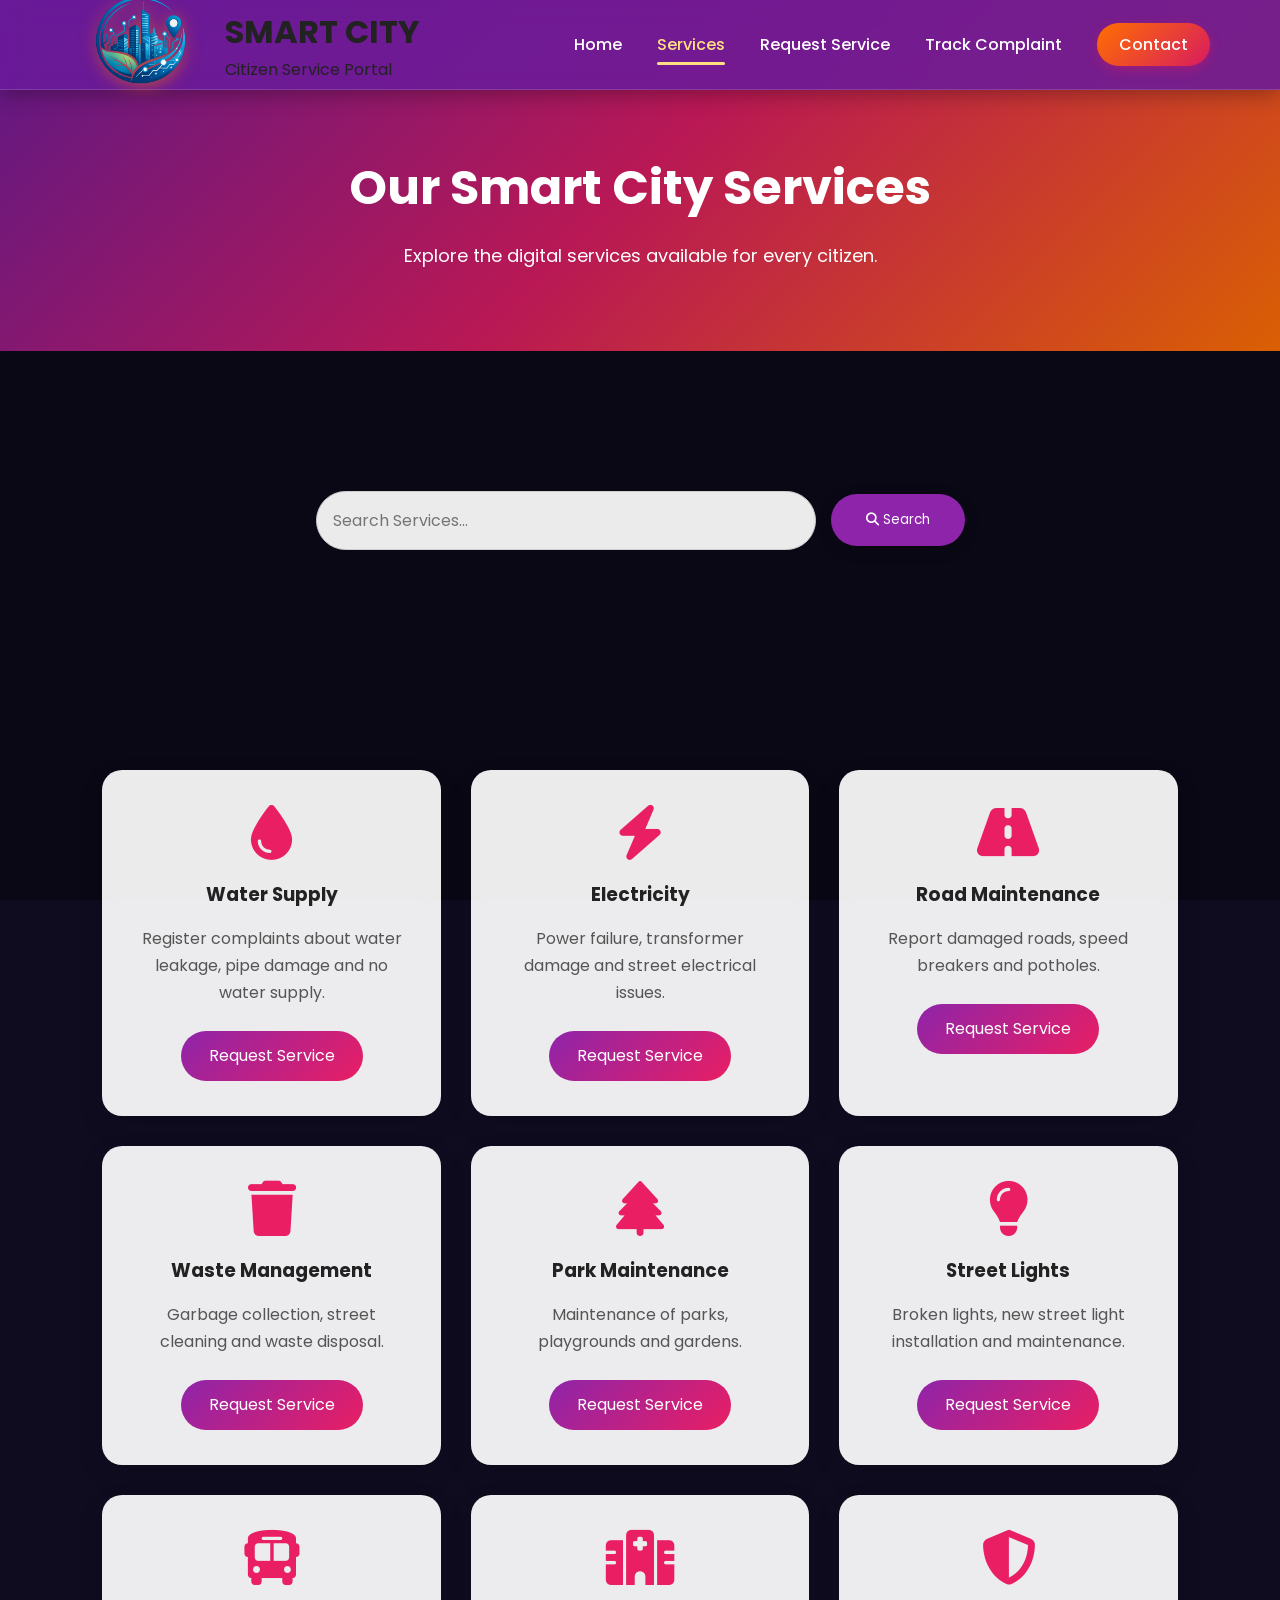
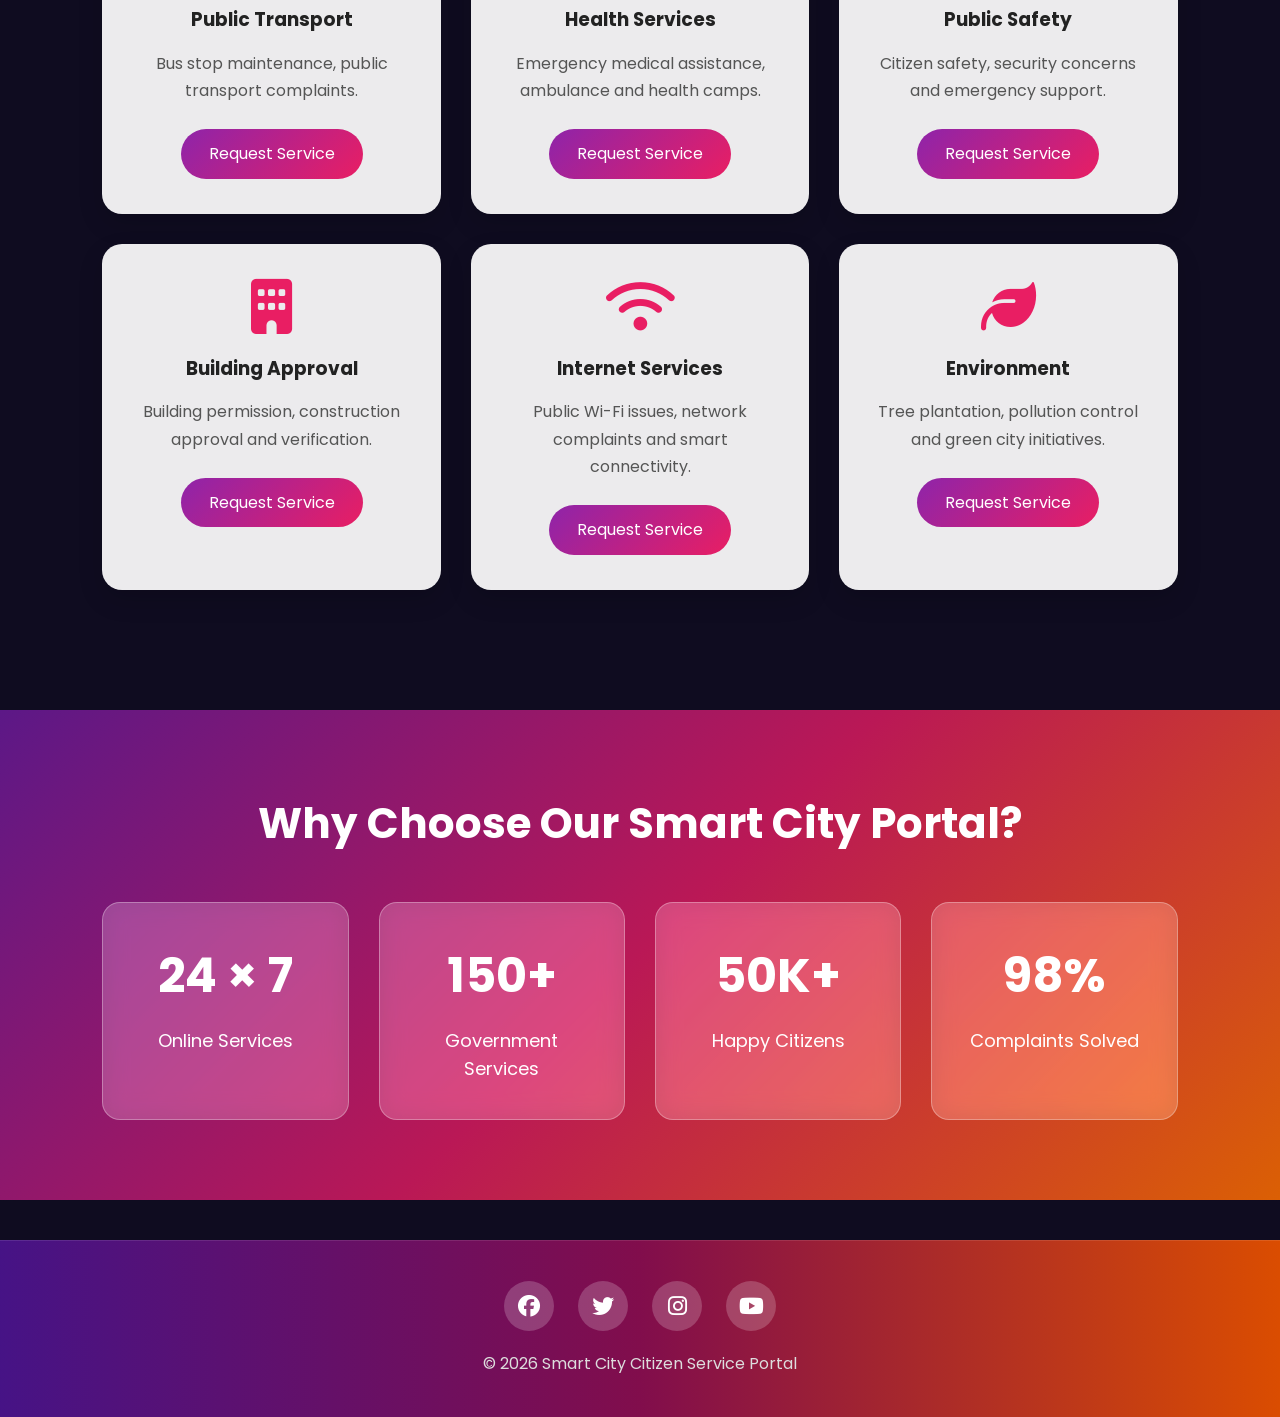
<file: src/main/resources/static/services.html>
<!DOCTYPE html>
<html lang="en">

<head>

<meta charset="UTF-8">
<meta name="viewport" content="width=device-width, initial-scale=1.0">

<title>Smart City - Services</title>

<link rel="stylesheet" href="css/style.css">

<link rel="stylesheet"
href="https://cdnjs.cloudflare.com/ajax/libs/font-awesome/6.5.2/css/all.min.css">

</head>

<body>

<!-- HEADER -->

<header>

<div class="logo">

<img src="images/logo.png" alt="Logo">

<div>

<h1>SMART CITY</h1>

<p>Citizen Service Portal</p>

</div>

</div>

<nav>

<ul>

<li><a href="index.html">Home</a></li>

<li><a href="services.html" class="active">Services</a></li>

<li><a href="request.html">Request Service</a></li>

<li><a href="track.html">Track Complaint</a></li>

<li><a href="contact.html">Contact</a></li>



</ul>

</nav>

</header>
<section class="page-banner">
<h1>Our Smart City Services</h1>
<p>
Explore the digital services available for every citizen.
</p>
</section>
<section class="search-service">
<input type="text"
placeholder="Search Services...">
<button>
<i class="fa fa-search"></i>
Search
</button>
</section>
<section class="service-section">

<div class="service-grid">

<div class="service-card">

<i class="fa-solid fa-droplet"></i>

<h3>Water Supply</h3>

<p>

Register complaints about water leakage,
pipe damage and no water supply.

</p>

<a href="request.html">Request Service</a>

</div>

<div class="service-card">

<i class="fa-solid fa-bolt"></i>

<h3>Electricity</h3>

<p>

Power failure, transformer damage
and street electrical issues.

</p>

<a href="request.html">Request Service</a>

</div>

<div class="service-card">

<i class="fa-solid fa-road"></i>

<h3>Road Maintenance</h3>

<p>

Report damaged roads,
speed breakers and potholes.

</p>

<a href="request.html">Request Service</a>

</div>

<div class="service-card">

<i class="fa-solid fa-trash"></i>

<h3>Waste Management</h3>

<p>

Garbage collection,
street cleaning and waste disposal.

</p>

<a href="request.html">Request Service</a>

</div>

<div class="service-card">

<i class="fa-solid fa-tree"></i>

<h3>Park Maintenance</h3>

<p>

Maintenance of parks,
playgrounds and gardens.

</p>

<a href="request.html">Request Service</a>

</div>

<div class="service-card">

<i class="fa-solid fa-lightbulb"></i>

<h3>Street Lights</h3>

<p>

Broken lights,
new street light installation
and maintenance.

</p>

<a href="request.html">Request Service</a>

</div>

<div class="service-card">

<i class="fa-solid fa-bus"></i>

<h3>Public Transport</h3>

<p>

Bus stop maintenance,
public transport complaints.

</p>

<a href="request.html">Request Service</a>

</div>

<div class="service-card">

<i class="fa-solid fa-hospital"></i>

<h3>Health Services</h3>

<p>

Emergency medical assistance,
ambulance and health camps.

</p>

<a href="request.html">Request Service</a>

</div>

<div class="service-card">

<i class="fa-solid fa-shield-halved"></i>

<h3>Public Safety</h3>

<p>

Citizen safety,
security concerns
and emergency support.

</p>

<a href="request.html">Request Service</a>

</div>

<div class="service-card">

<i class="fa-solid fa-building"></i>

<h3>Building Approval</h3>

<p>

Building permission,
construction approval
and verification.

</p>

<a href="request.html">Request Service</a>

</div>

<div class="service-card">

<i class="fa-solid fa-wifi"></i>

<h3>Internet Services</h3>

<p>

Public Wi-Fi issues,
network complaints
and smart connectivity.

</p>

<a href="request.html">Request Service</a>

</div>

<div class="service-card">

<i class="fa-solid fa-leaf"></i>

<h3>Environment</h3>

<p>

Tree plantation,
pollution control
and green city initiatives.

</p>

<a href="request.html">Request Service</a>

</div>

</div>

</section>

<!-- WHY CHOOSE US -->

<section class="achievement">

<h2>Why Choose Our Smart City Portal?</h2>

<div class="counter">

<div>

<h1>24 × 7</h1>

<p>Online Services</p>

</div>

<div>

<h1>150+</h1>

<p>Government Services</p>

</div>

<div>

<h1>50K+</h1>

<p>Happy Citizens</p>

</div>

<div>

<h1>98%</h1>

<p>Complaints Solved</p>

</div>

</div>

</section>



<footer>

<div class="footer-social">

<i class="fab fa-facebook"></i>

<i class="fab fa-twitter"></i>

<i class="fab fa-instagram"></i>

<i class="fab fa-youtube"></i>

</div>

<p>

© 2026 Smart City Citizen Service Portal

</p>

</footer>

<script src="js/script.js"></script>

</body>

</html>
</file>
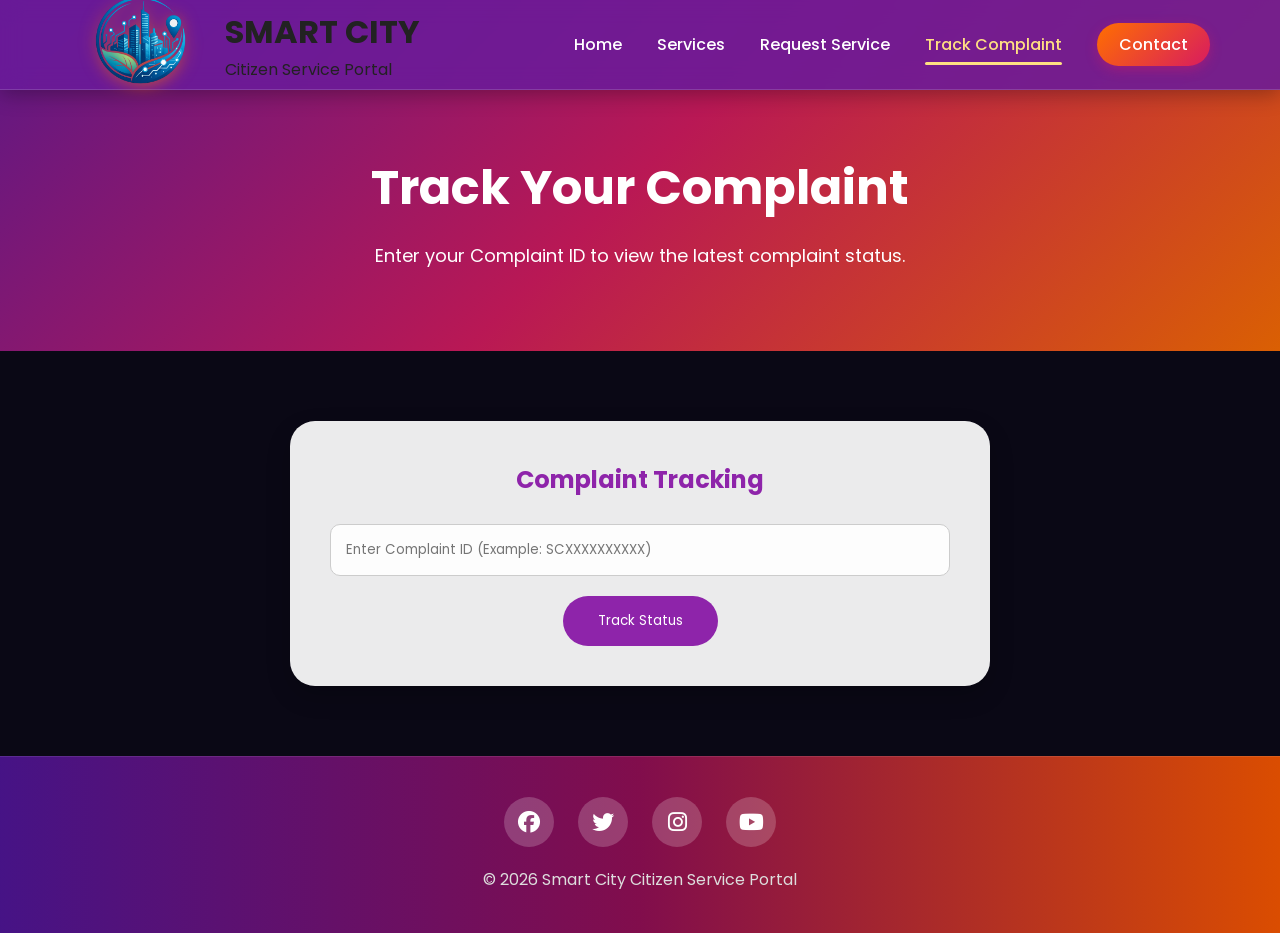
<file: src/main/resources/static/track.html>
<!DOCTYPE html>
<html lang="en">

<head>
    <meta charset="UTF-8">
    <meta name="viewport" content="width=device-width, initial-scale=1.0">

    <title>Track Complaint | Smart City</title>

    <link rel="stylesheet" href="css/style.css">

    <link rel="stylesheet"
          href="https://cdnjs.cloudflare.com/ajax/libs/font-awesome/6.5.2/css/all.min.css">
</head>

<body>

    <!-- HEADER -->

    <header>

        <div class="logo">
            <img src="images/logo.png" alt="Logo">

            <div>
                <h1>SMART CITY</h1>
                <p>Citizen Service Portal</p>
            </div>
        </div>

        <nav>
            <ul>
                <li><a href="index.html">Home</a></li>
                <li><a href="services.html">Services</a></li>
                <li><a href="request.html">Request Service</a></li>
                <li><a href="track.html" class="active">Track Complaint</a></li>
                <li><a href="contact.html">Contact</a></li>
            </ul>
        </nav>

    </header>


    <!-- PAGE TITLE -->

    <section class="page-banner">

        <h1>Track Your Complaint</h1>

        <p>
            Enter your Complaint ID to view the latest complaint status.
        </p>

    </section>


    <!-- TRACK FORM -->

    <section class="track-section">

        <div class="track-box">

            <h2>Complaint Tracking</h2>

            <form id="trackForm">

                <input
                    type="text"
                    id="complaintId"
                    name="complaintId"
                    placeholder="Enter Complaint ID (Example: SCXXXXXXXXXX)"
                    required
                    autocomplete="off"
                >

                <button type="submit" id="trackButton">
                    Track Status
                </button>

            </form>

            <p id="trackMessage" role="status" aria-live="polite"></p>

        </div>

    </section>


    <!-- COMPLAINT DETAILS -->

    <section class="complaint-details"
             id="complaintDetails"
             hidden>

        <h2>Complaint Details</h2>

        <div class="details-card">

            <div class="detail-row">
                <strong>Complaint ID :</strong>
                <span id="resultComplaintId">-</span>
            </div>

            <div class="detail-row">
                <strong>Citizen Name :</strong>
                <span id="resultCitizenName">-</span>
            </div>

            <div class="detail-row">
                <strong>Phone :</strong>
                <span id="resultPhone">-</span>
            </div>

            <div class="detail-row">
                <strong>Category :</strong>
                <span id="resultCategory">-</span>
            </div>

            <div class="detail-row">
                <strong>Service Required :</strong>
                <span id="resultService">-</span>
            </div>

            <div class="detail-row">
                <strong>Location :</strong>
                <span id="resultLocation">-</span>
            </div>

            <div class="detail-row">
                <strong>Address :</strong>
                <span id="resultAddress">-</span>
            </div>

            <div class="detail-row">
                <strong>Area :</strong>
                <span id="resultArea">-</span>
            </div>

            <div class="detail-row">
                <strong>Ward Number :</strong>
                <span id="resultWard">-</span>
            </div>

            <div class="detail-row">
                <strong>Date Submitted :</strong>
                <span id="resultDate">-</span>
            </div>

            <div class="detail-row">
                <strong>Priority :</strong>
                <span id="resultPriority">-</span>
            </div>

            <div class="detail-row">
                <strong>Status :</strong>
                <span id="resultStatus">-</span>
            </div>

            <div class="detail-row">
                <strong>Assigned Officer :</strong>
                <span id="resultOfficer">Not assigned yet</span>
            </div>

            <div class="detail-row">
                <strong>Expected Completion :</strong>
                <span id="resultCompletion">Not scheduled</span>
            </div>

            <div class="detail-row">
                <strong>Description :</strong>
                <span id="resultDescription">-</span>
            </div>

            <div class="detail-row">
                <strong>Complaint Image :</strong>
                <span id="resultImage">No image uploaded</span>
            </div>

        </div>

    </section>


    <!-- COMPLAINT PROGRESS -->

    <section class="progress-section"
             id="progressSection"
             hidden>

        <h2>Complaint Progress</h2>

        <div class="progress-bar">

            <div class="progress-fill" id="progressFill"></div>

        </div>

        <div class="progress-steps">

            <div class="step" id="stepReceived">

                <i class="fa-solid fa-circle-check"></i>

                <p>Complaint Received</p>

            </div>


            <div class="step" id="stepProgress">

                <i class="fa-solid fa-screwdriver-wrench"></i>

                <p>In Progress</p>

            </div>


            <div class="step" id="stepCompleted">

                <i class="fa-solid fa-flag-checkered"></i>

                <p>Completed</p>

            </div>

        </div>

    </section>


    <!-- FOOTER -->

    <footer>

        <div class="footer-social">

            <i class="fab fa-facebook"></i>

            <i class="fab fa-twitter"></i>

            <i class="fab fa-instagram"></i>

            <i class="fab fa-youtube"></i>

        </div>

        <p>© 2026 Smart City Citizen Service Portal</p>

    </footer>


    <!-- MAIN JAVASCRIPT -->

    <script src="js/script.js?v=5"></script>

</body>

</html>
</file>
<file: src/main/resources/static/css/style.css>
/* Google Font */
@import url('https://fonts.googleapis.com/css2?family=Poppins:wght@300;400;500;600;700;800&display=swap');

*{
    margin:0;
    padding:0;
    box-sizing:border-box;
    font-family:'Poppins',sans-serif;
    scroll-behavior:smooth;
}

html{
    scroll-behavior:smooth;
}

/* Body + Full Website Background Image Slideshow (city1 to city5) */
body{
    color:#222;
    overflow-x:hidden;
    line-height:1.6;
    position:relative;
    min-height:100vh;
    background:#0f0c20;
}

body::before{
    content:"";
    position:fixed;
    inset:0;
    z-index:-2;
    background-size:cover;
    background-position:center;
    background-repeat:no-repeat;
    animation:bgSlide 25s infinite ease-in-out;
}

/* Global transparent dark overlay for overall content legibility */
body::after{
    content:"";
    position:fixed;
    inset:0;
    z-index:-1;
    background:rgba(0, 0, 0, 0.35);
}

@keyframes bgSlide{
    0%, 16%   { background-image: url("../images/city1.jpg"); }
    20%, 36%  { background-image: url("../images/city2.jpg"); }
    40%, 56%  { background-image: url("../images/city3.jpg"); }
    60%, 76%  { background-image: url("../images/city4.jpg"); }
    80%, 96%  { background-image: url("../images/city5.jpg"); }
    100%      { background-image: url("../images/city1.jpg"); }
}

/* Scrollbar */
::-webkit-scrollbar{
    width:10px;
}

::-webkit-scrollbar-track{
    background:#ffe9d6;
}

::-webkit-scrollbar-thumb{
    background:#d81b60;
    border-radius:20px;
}

::-webkit-scrollbar-thumb:hover{
    background:#8e24aa;
}

img{
    max-width:100%;
    display:block;
}

a{
    text-decoration:none;
}

ul{
    list-style:none;
}

section{
    padding:80px 8%;
}

/* ===============================
   HEADER & LOGO (Harmonized with Icons/Theme)
=============================== */
header{
    position:fixed;
    top:0;
    left:0;
    width:100%;
    height:90px;
    background:rgba(106, 27, 154, 0.88);
    backdrop-filter:blur(12px);
    display:flex;
    justify-content:space-between;
    align-items:center;
    padding:0 70px;
    z-index:9999;
    transition:.4s;
    box-shadow:0 4px 20px rgba(0,0,0,.3);
    border-bottom:1px solid rgba(255, 255, 255, 0.15);
}

.logo{
    display:flex;
    align-items:center;
}

.logo img{
    width:140px;
    height:140px;
    margin-right:15px;
    object-fit:contain;
    transition:0.3s ease;
    /* Color glow matching icon warm palette */
    filter: drop-shadow(0 2px 8px rgba(255, 111, 0, 0.6));
}

.logo img:hover{
    transform:scale(1.08) rotate(-2deg);
    filter: drop-shadow(0 4px 14px rgba(255, 224, 130, 0.9));
}

.logo-text{
    display:flex;
    flex-direction:column;
    justify-content:center;
}

.logo-text h1{
    color:#ffe082;
    font-size:28px;
    font-weight:700;
    letter-spacing:.5px;
    margin:0;
    text-shadow:0 2px 4px rgba(0,0,0,0.3);
}

.logo-text p{
    color:#fff4e6;
    font-size:14px;
    margin-top:2px;
}

nav{
    display:flex;
    align-items:center;
}

nav ul{
    display:flex;
    align-items:center;
    gap:35px;
}

nav ul li{
    position:relative;
    list-style:none;
}

nav ul li a{
    color:white;
    font-size:16px;
    font-weight:500;
    text-decoration:none;
    transition:.3s;
    padding:5px 0;
}

nav ul li a::after{
    content:"";
    position:absolute;
    left:0;
    bottom:-8px;
    width:0;
    height:3px;
    border-radius:10px;
    background:#ffe082;
    transition:.3s;
}

nav ul li:hover a{
    color:#ffe082;
}

nav ul li:hover a::after{
    width:100%;
}

nav ul li a.active{
    color:#ffe082;
}

nav ul li a.active::after{
    width:100%;
}

nav ul li:last-child a{
    background:linear-gradient(135deg, #ff6f00, #d81b60);
    padding:10px 22px;
    border-radius:30px;
    box-shadow:0 4px 12px rgba(216,27,96,0.4);
}

nav ul li:last-child a:hover{
    background:white;
    color:#6a1b9a;
}

nav ul li:last-child a::after{
    display:none;
}

/* ===============================
   HOME HERO
=============================== */
.hero{
    width:100%;
    min-height:100vh;
    display:flex;
    justify-content:center;
    align-items:center;
    text-align:center;
    padding-top:90px;
}

.overlay{
    max-width:900px;
    color:white;
    animation:fadeUp 1.2s;
    background:rgba(0,0,0,0.35);
    padding:40px;
    border-radius:20px;
    backdrop-filter:blur(8px);
}

.overlay h2{
    font-size:58px;
    margin-bottom:20px;
    font-weight:700;
}

.overlay p{
    font-size:22px;
    margin-bottom:35px;
    color:#f5f5f5;
}

.hero-buttons{
    display:flex;
    justify-content:center;
    gap:20px;
    flex-wrap:wrap;
}

.btn{
    background:linear-gradient(135deg, #ff6f00, #d81b60);
    color:white;
    padding:16px 36px;
    border-radius:50px;
    font-weight:600;
    transition:.4s;
    box-shadow:0 10px 20px rgba(0,0,0,.25);
}

.btn:hover{
    transform:translateY(-5px);
    background:white;
    color:#6a1b9a;
}

.btn2{
    background:white;
    color:#6a1b9a;
    padding:16px 36px;
    border-radius:50px;
    font-weight:600;
    transition:.4s;
    box-shadow:0 10px 20px rgba(0,0,0,.25);
}

.btn2:hover{
    transform:translateY(-5px);
    background:#ff6f00;
    color:white;
}

/* ===============================
   PAGE BANNER
=============================== */
.page-banner{
    background:linear-gradient(135deg, rgba(106,27,154,0.85), rgba(216,27,96,0.85), rgba(255,111,0,0.85));
    backdrop-filter:blur(8px);
    color:white;
    text-align:center;
    padding:150px 20px 80px;
}

.page-banner h1{
    font-size:48px;
    margin-bottom:15px;
}

.page-banner p{
    font-size:18px;
}

/* ===============================
   ANIMATION
=============================== */
@keyframes fadeUp{
    from{
        opacity:0;
        transform:translateY(50px);
    }
    to{
        opacity:1;
        transform:translateY(0);
    }
}

/* ===============================
   ABOUT
=============================== */
.about{
    background:rgba(255, 255, 255, 0.92);
    backdrop-filter:blur(10px);
    text-align:center;
    margin:40px 8%;
    border-radius:20px;
    box-shadow:0 10px 30px rgba(0,0,0,0.15);
}

.about h2{
    font-size:42px;
    color:#8e24aa;
    margin-bottom:20px;
}

.about p{
    max-width:900px;
    margin:auto;
    font-size:18px;
    color:#444;
    line-height:1.9;
}

/* ===============================
   SECTION TITLE
=============================== */
.section-title{
    text-align:center;
    margin-bottom:50px;
}

.section-title h2{
    font-size:42px;
    color:#ffe082;
    text-shadow:0 2px 10px rgba(0,0,0,0.5);
    margin-bottom:15px;
}

.section-title p{
    color:#fff;
    font-size:18px;
}

/* ===============================
   SERVICES
=============================== */
.service-section{
    background:transparent;
}

.service-grid{
    display:grid;
    grid-template-columns:repeat(auto-fit,minmax(280px,1fr));
    gap:30px;
}

.service-card{
    background:rgba(255, 255, 255, 0.92);
    backdrop-filter:blur(10px);
    border-radius:20px;
    padding:35px;
    text-align:center;
    transition:.4s;
    box-shadow:0 10px 25px rgba(0,0,0,.15);
}

.service-card:hover{
    transform:translateY(-12px);
    box-shadow:0 18px 40px rgba(0,0,0,.3);
    background:#ffffff;
}

.service-card i{
    font-size:55px;
    color:#e91e63;
    margin-bottom:20px;
}

.service-card h3{
    margin-bottom:15px;
    color:#222;
}

.service-card p{
    color:#555;
    line-height:1.7;
    margin-bottom:25px;
}

.service-card a{
    display:inline-block;
    background:linear-gradient(135deg, #8e24aa, #e91e63);
    color:white;
    padding:12px 28px;
    border-radius:30px;
    transition:.3s;
}

.service-card a:hover{
    background:#ff6f00;
}

/* ===============================
   ACHIEVEMENT
=============================== */
.achievement{
    background:linear-gradient(135deg, rgba(106,27,154,0.85), rgba(216,27,96,0.85), rgba(255,111,0,0.85));
    backdrop-filter:blur(8px);
    color:white;
    text-align:center;
    margin:40px 0;
}

.achievement h2{
    font-size:42px;
    margin-bottom:45px;
}

.counter{
    display:grid;
    grid-template-columns:repeat(auto-fit,minmax(220px,1fr));
    gap:30px;
}

.counter div{
    background:rgba(255,255,255,.2);
    padding:35px;
    border-radius:18px;
    backdrop-filter:blur(12px);
    border:1px solid rgba(255,255,255,0.3);
    transition:.4s;
}

.counter div:hover{
    transform:translateY(-10px);
    background:rgba(255,255,255,.3);
}

.counter h1{
    font-size:48px;
    margin-bottom:12px;
}

.counter p{
    font-size:18px;
}

/* ===============================
   CONTACT HOME
=============================== */
.contact-home{
    background:transparent;
}

.contact-home h2{
    text-align:center;
    color:#ffe082;
    text-shadow:0 2px 10px rgba(0,0,0,0.5);
    font-size:40px;
    margin-bottom:40px;
}

.contact-box{
    display:grid;
    grid-template-columns:repeat(auto-fit,minmax(250px,1fr));
    gap:30px;
}

.contact-box div{
    background:rgba(255, 244, 230, 0.92);
    backdrop-filter:blur(10px);
    padding:35px;
    border-radius:20px;
    text-align:center;
    box-shadow:0 8px 20px rgba(0,0,0,.15);
    transition:.4s;
}

.contact-box div:hover{
    transform:translateY(-8px);
    background:#ffffff;
}

.contact-box i{
    font-size:45px;
    color:#e91e63;
    margin-bottom:20px;
}

.contact-box h3{
    margin-bottom:15px;
}

.contact-box p{
    color:#555;
}

/* ===============================
   FOOTER
=============================== */
footer{
    background:linear-gradient(90deg, rgba(74,20,140,0.95), rgba(136,14,79,0.95), rgba(230,81,0,0.95));
    backdrop-filter:blur(10px);
    color:white;
    text-align:center;
    padding:40px 20px;
    border-top:1px solid rgba(255,255,255,0.1);
}

.footer-social{
    margin-bottom:20px;
}

.footer-social i{
    width:50px;
    height:50px;
    line-height:50px;
    text-align:center;
    border-radius:50%;
    background:rgba(255,255,255,.2);
    margin:0 10px;
    font-size:22px;
    transition:.3s;
    cursor:pointer;
}

.footer-social i:hover{
    background:#ffca28;
    color:#4a148c;
    transform:translateY(-5px) rotate(360deg);
}

footer p{
    margin-top:10px;
    color:#ddd;
}

/* ===============================
   SEARCH SERVICE
=============================== */
.search-service{
    display:flex;
    justify-content:center;
    align-items:center;
    gap:15px;
    margin:60px auto;
    flex-wrap:wrap;
}

.search-service input{
    width:500px;
    max-width:90%;
    padding:16px;
    border-radius:40px;
    border:1px solid #ccc;
    background:rgba(255, 255, 255, 0.92);
    outline:none;
    font-size:16px;
}

.search-service button{
    padding:16px 35px;
    border:none;
    border-radius:40px;
    background:#8e24aa;
    color:white;
    cursor:pointer;
    transition:.4s;
    box-shadow:0 4px 15px rgba(0,0,0,0.2);
}

.search-service button:hover{
    background:#ff6f00;
}

/* ===============================
   REQUEST
=============================== */
.request-section{
    background:transparent;
    padding:70px 8%;
}

.request-form{
    max-width:1100px;
    margin:auto;
    background:rgba(255, 255, 255, 0.92);
    backdrop-filter:blur(12px);
    border-radius:25px;
    padding:45px;
    box-shadow:0 10px 30px rgba(0,0,0,.2);
}

.request-form h2{
    text-align:center;
    color:#8e24aa;
    margin-bottom:35px;
}

.row{
    display:flex;
    gap:20px;
    margin-bottom:20px;
}

.input-box{
    flex:1;
    display:flex;
    flex-direction:column;
}

.input-box label{
    font-weight:600;
    margin-bottom:8px;
}

.input-box input,
.input-box textarea,
.input-box select{
    padding:15px;
    border-radius:10px;
    border:1px solid #ccc;
    background:rgba(255, 255, 255, 0.9);
    outline:none;
    transition:.3s;
    font-size:15px;
}

.input-box textarea{
    resize:none;
}

.input-box input:focus,
.input-box textarea:focus,
.input-box select:focus{
    border-color:#e91e63;
    box-shadow:0 0 10px rgba(233,30,99,.2);
    background:#fff;
}

/* ===============================
   BUTTON GROUP
=============================== */
.button-group{
    display:flex;
    justify-content:center;
    gap:20px;
    margin-top:30px;
}

.button-group input{
    padding:15px 35px;
    border:none;
    border-radius:40px;
    cursor:pointer;
    font-size:16px;
    transition:.4s;
}

.button-group input[type="submit"]{
    background:#8e24aa;
    color:white;
}

.button-group input[type="submit"]:hover{
    background:#ff6f00;
}

.button-group input[type="reset"]{
    background:#666;
    color:white;
}

.button-group input[type="reset"]:hover{
    background:#333;
}

/* ===============================
   TRACK
=============================== */
.track-section{
    padding:70px 8%;
    background:transparent;
}

.track-box{
    max-width:700px;
    margin:auto;
    background:rgba(255, 255, 255, 0.92);
    backdrop-filter:blur(12px);
    padding:40px;
    border-radius:25px;
    box-shadow:0 10px 25px rgba(0,0,0,.2);
    text-align:center;
}

.track-box h2{
    color:#8e24aa;
    margin-bottom:25px;
}

.track-box input{
    width:100%;
    padding:15px;
    border-radius:10px;
    border:1px solid #ccc;
    background:rgba(255, 255, 255, 0.9);
    margin-bottom:20px;
    outline:none;
}

.track-box button{
    padding:15px 35px;
    border:none;
    border-radius:35px;
    background:#8e24aa;
    color:white;
    cursor:pointer;
    transition:.3s;
}

.track-box button:hover{
    background:#ff6f00;
}

/* ===============================
   COMPLAINT DETAILS
=============================== */
.complaint-details{
    padding:70px 8%;
    background:transparent;
}

.complaint-details h2{
    text-align:center;
    color:#ffe082;
    text-shadow:0 2px 10px rgba(0,0,0,0.5);
    margin-bottom:30px;
}

.details-card{
    max-width:900px;
    margin:auto;
    background:rgba(255, 255, 255, 0.92);
    backdrop-filter:blur(12px);
    border-radius:20px;
    padding:35px;
    box-shadow:0 10px 25px rgba(0,0,0,.2);
}

.detail-row{
    display:flex;
    justify-content:space-between;
    padding:15px 0;
    border-bottom:1px solid #eee;
}

.high{
    color:red;
    font-weight:bold;
}

/* ===============================
   PROGRESS
=============================== */
.progress-section{
    padding:70px 8%;
    text-align:center;
    background:rgba(255, 240, 245, 0.9);
    backdrop-filter:blur(10px);
    margin:40px 8%;
    border-radius:25px;
}

.progress-section h2{
    color:#8e24aa;
}

.progress-bar{
    width:85%;
    height:12px;
    margin:40px auto;
    background:#ddd;
    border-radius:20px;
    overflow:hidden;
}

.progress-fill{
    width:70%;
    height:100%;
    background:linear-gradient(90deg, #8e24aa, #e91e63, #ff6f00);
}

.progress-steps{
    display:flex;
    justify-content:space-around;
    flex-wrap:wrap;
}

.step{
    color:#666;
}

.step.active{
    color:#e91e63;
    font-weight:bold;
}

.step i{
    font-size:35px;
    margin-bottom:10px;
}

/* ===============================
   TIMELINE
=============================== */
.timeline{
    padding:70px 8%;
    background:transparent;
}

.timeline h2{
    text-align:center;
    color:#ffe082;
    text-shadow:0 2px 10px rgba(0,0,0,0.5);
    margin-bottom:35px;
}

.timeline-box{
    max-width:900px;
    margin:auto;
}

.timeline-item{
    background:rgba(255, 255, 255, 0.92);
    backdrop-filter:blur(10px);
    padding:25px;
    margin-bottom:20px;
    border-left:6px solid #e91e63;
    border-radius:12px;
    box-shadow:0 8px 20px rgba(0,0,0,.15);
}

.timeline-item h3{
    color:#8e24aa;
    margin-bottom:10px;
}

/* ===============================
   CONTACT PAGE
=============================== */
.contact-page{
    padding:80px 8%;
    background:transparent;
}

.contact-info{
    display:grid;
    grid-template-columns:repeat(auto-fit,minmax(250px,1fr));
    gap:30px;
}

.info-card{
    background:rgba(255, 255, 255, 0.92);
    backdrop-filter:blur(10px);
    padding:35px;
    border-radius:20px;
    text-align:center;
    box-shadow:0 10px 25px rgba(0,0,0,.15);
    transition:.4s;
}

.info-card:hover{
    transform:translateY(-10px);
    background:#ffffff;
}

.info-card i{
    font-size:45px;
    color:#e91e63;
    margin-bottom:20px;
}

.info-card h3{
    margin-bottom:15px;
    color:#8e24aa;
}

.info-card p{
    color:#555;
    line-height:1.8;
}

/* ===============================
   MAP
=============================== */
.map-section{
    padding:80px 8%;
    background:transparent;
}

.map-section h2{
    text-align:center;
    font-size:40px;
    color:#ffe082;
    text-shadow:0 2px 10px rgba(0,0,0,0.5);
    margin-bottom:35px;
}

.map-box{
    width:100%;
    border-radius:20px;
    overflow:hidden;
    box-shadow:0 10px 30px rgba(0,0,0,.3);
}

/* ===============================
   MESSAGE
=============================== */
.message-section{
    padding:80px 8%;
    background:transparent;
}

.message-box{
    max-width:850px;
    margin:auto;
    background:rgba(255, 255, 255, 0.92);
    backdrop-filter:blur(12px);
    padding:40px;
    border-radius:20px;
    box-shadow:0 10px 30px rgba(0,0,0,.2);
}

.message-box h2{
    text-align:center;
    color:#8e24aa;
    margin-bottom:30px;
}

.message-box form{
    display:flex;
    flex-direction:column;
    gap:20px;
}

.message-box input,
.message-box textarea{
    padding:15px;
    border:1px solid #ccc;
    background:rgba(255, 255, 255, 0.9);
    border-radius:10px;
    font-size:16px;
    outline:none;
}

.message-box input:focus,
.message-box textarea:focus{
    border-color:#e91e63;
    box-shadow:0 0 10px rgba(233,30,99,.2);
    background:#fff;
}

.message-box textarea{
    resize:none;
}

.message-box button{
    background:linear-gradient(135deg, #8e24aa, #e91e63, #ff6f00);
    color:white;
    padding:15px;
    border:none;
    border-radius:40px;
    font-size:17px;
    cursor:pointer;
    transition:.3s;
}

.message-box button:hover{
    background:#ff6f00;
}

/* ===============================
   REGISTER
=============================== */
.register-link{
    text-align:center;
    margin-top:20px;
}

.register-link a{
    color:#ffe082;
    font-weight:600;
}

.register-section{
    min-height:100vh;
    display:flex;
    justify-content:center;
    align-items:center;
    padding:120px 20px;
    background:transparent;
}

.register-card{
    width:850px;
    background:rgba(255,255,255,.2);
    backdrop-filter:blur(18px);
    border:1px solid rgba(255,255,255,0.3);
    border-radius:25px;
    padding:40px;
    color:white;
    box-shadow:0 15px 35px rgba(0,0,0,.4);
}

.register-card h2{
    text-align:center;
    margin-bottom:30px;
}

.register-row{
    display:flex;
    gap:20px;
}

.register-row .input-group{
    flex:1;
}

.register-card textarea{
    width:100%;
    padding:15px;
    border:none;
    border-radius:10px;
    resize:none;
}

.register-card button{
    width:100%;
    margin-top:20px;
    padding:15px;
    background:#ff6f00;
    color:white;
    border:none;
    border-radius:40px;
    cursor:pointer;
    font-size:17px;
    transition:.3s;
}

.register-card button:hover{
    background:white;
    color:#8e24aa;
}

/* ===============================
   FADE & FLOAT
=============================== */
@keyframes fadeIn{
    0%{
        opacity:0;
        transform:translateY(40px);
    }
    100%{
        opacity:1;
        transform:translateY(0);
    }
}

.fade{
    animation:fadeIn 1s ease-in-out;
}

@keyframes float{
    0%{ transform:translateY(0); }
    50%{ transform:translateY(-12px); }
    100%{ transform:translateY(0); }
}

.float{
    animation:float 4s infinite;
}

/* ===============================
   TOP BUTTON
=============================== */
#topBtn{
    position:fixed;
    right:25px;
    bottom:25px;
    width:55px;
    height:55px;
    border:none;
    border-radius:50%;
    background:#e91e63;
    color:white;
    font-size:22px;
    cursor:pointer;
    display:none;
    box-shadow:0 10px 20px rgba(0,0,0,.3);
    transition:.3s;
    z-index:9999;
}

#topBtn:hover{
    background:#ff6f00;
}

/* ===============================
   RESPONSIVE
=============================== */
@media(max-width:992px){
    header{
        padding:15px 30px;
        flex-direction:column;
        height:auto;
    }

    .logo{
        margin-bottom:15px;
    }

    nav ul{
        flex-wrap:wrap;
        justify-content:center;
        gap:18px;
    }

    .hero{
        height:auto;
        padding:180px 20px 80px;
    }

    .overlay h2{
        font-size:42px;
    }

    .overlay p{
        font-size:18px;
    }

    .counter{
        grid-template-columns:repeat(2,1fr);
    }

    .register-row{
        flex-direction:column;
    }

    .row{
        flex-direction:column;
    }
}

@media(max-width:768px){
    header{
        padding:15px;
    }

    .logo{
        flex-direction:column;
        text-align:center;
    }

    .logo img{
        margin-right:0;
        margin-bottom:10px;
    }

    .logo-text h1{
        font-size:24px;
    }

    .logo-text p{
        font-size:13px;
    }

    nav ul{
        flex-direction:column;
        gap:12px;
    }

    .hero{
        padding-top:220px;
    }

    .overlay h2{
        font-size:34px;
    }

    .overlay p{
        font-size:17px;
    }

    .hero-buttons{
        flex-direction:column;
    }

    .btn,
    .btn2{
        width:220px;
        text-align:center;
        margin:auto;
    }

    .service-grid{
        grid-template-columns:1fr;
    }

    .counter{
        grid-template-columns:1fr;
    }

    .contact-box{
        grid-template-columns:1fr;
    }

    .contact-info{
        grid-template-columns:1fr;
    }

    .register-card, .track-box, .details-card, .message-box{
        width:100%;
    }
}

@media(max-width:480px){
    .overlay h2{
        font-size:28px;
    }

    .page-banner h1{
        font-size:34px;
    }

    .section-title h2, .about h2, .contact-home h2{
        font-size:30px;
    }

    .message-box, .register-card{
        padding:25px;
    }
}

::selection{
    background:#e91e63;
    color:white;
}

input:hover, textarea:hover, select:hover{
    border-color:#e91e63;
}
</file>
<file: src/main/resources/static/css/login.css>
/* ================================
   BASE RESET
================================ */

* {
    box-sizing: border-box;
    margin: 0;
    padding: 0;
}


/* ================================
   BODY
================================ */

body {
    font-family: 'Segoe UI', Tahoma, Geneva, Verdana, sans-serif;

    min-height: 100vh;

    display: flex;
    justify-content: center;
    align-items: center;

    padding: 20px;

    overflow: hidden;

    perspective: 1000px;
}


/* ================================
   ANIMATED BACKGROUND
================================ */

.background-slider {
    position: fixed;

    top: 0;
    left: 0;

    width: 100%;
    height: 100%;

    z-index: -3;

    overflow: hidden;
}


/* Each background image */

.bg-slide {
    position: absolute;

    width: 100%;
    height: 100%;

    background-size: cover;
    background-position: center;

    opacity: 0;

    animation: citySlide 25s infinite;
}


/* Smart City Images */

.bg-slide:nth-child(1) {
    background-image: url("../images/city1.jpg");
    animation-delay: 0s;
}

.bg-slide:nth-child(2) {
    background-image: url("../images/city2.jpg");
    animation-delay: 5s;
}

.bg-slide:nth-child(3) {
    background-image: url("../images/city3.jpg");
    animation-delay: 10s;
}

.bg-slide:nth-child(4) {
    background-image: url("../images/city4.jpg");
    animation-delay: 15s;
}

.bg-slide:nth-child(5) {
    background-image: url("../images/city5.jpg");
    animation-delay: 20s;
}


/* Sliding + Fade Animation */

@keyframes citySlide {

    0% {
        opacity: 0;
        transform: scale(1.1);
    }

    5% {
        opacity: 1;
    }

    20% {
        opacity: 1;
        transform: scale(1);
    }

    25% {
        opacity: 0;
        transform: scale(1.05);
    }

    100% {
        opacity: 0;
    }
}


/* ================================
   DARK BACKGROUND OVERLAY
================================ */

.background-overlay {
    position: fixed;

    top: 0;
    left: 0;

    width: 100%;
    height: 100%;

    background: rgba(0, 20, 50, 0.55);

    z-index: -2;
}


/* ================================
   MAIN CONTAINER
================================ */

.container {

    display: flex;

    width: 900px;
    max-width: 100%;

    min-height: 550px;

    background: #ffffff;

    border-radius: 20px;

    overflow: hidden;

    box-shadow:
        0 25px 50px -12px rgba(0, 0, 0, 0.5),
        0 0 30px rgba(37, 99, 235, 0.2);

    transform-style: preserve-3d;

    transform:
        rotateX(2deg)
        rotateY(-2deg);

    transition:
        transform 0.5s ease,
        box-shadow 0.5s ease;
}


/* Hover 3D Effect */

.container:hover {

    transform:
        rotateX(0deg)
        rotateY(0deg)
        translateY(-5px);

    box-shadow:
        0 30px 60px -12px rgba(0, 0, 0, 0.6),
        0 0 40px rgba(37, 99, 235, 0.3);
}


/* ================================
   LEFT PANEL
================================ */

.left-panel {

    flex: 1;

    background:
        linear-gradient(
            135deg,
            #1e3a8a,
            #1d4ed8
        );

    padding: 40px;

    display: flex;

    flex-direction: column;

    justify-content: center;

    color: #ffffff;

    position: relative;

    overflow: hidden;
}


/* Left panel subtle animation */

.left-panel::before {

    content: "";

    position: absolute;

    width: 250px;
    height: 250px;

    border-radius: 50%;

    background: rgba(255, 255, 255, 0.08);

    top: -80px;
    right: -80px;

    animation: floatingCircle 5s ease-in-out infinite;
}


@keyframes floatingCircle {

    0%, 100% {
        transform: translateY(0);
    }

    50% {
        transform: translateY(20px);
    }
}


.left-panel .overlay {
    position: relative;
    z-index: 2;
}


/* Logo */

.left-panel img {

    height: 60px;

    width: auto;

    margin-bottom: 15px;

    filter: none !important;

    animation: logoAnimation 1s ease;
}


@keyframes logoAnimation {

    from {
        opacity: 0;
        transform: translateY(-20px);
    }

    to {
        opacity: 1;
        transform: translateY(0);
    }
}


/* Heading */

.left-panel h1 {

    color: #ffffff;

    font-size: 2rem;

    font-weight: 800;

    letter-spacing: 1px;

    margin-bottom: 5px;
}


.left-panel h3 {

    color: #93c5fd;

    font-size: 1.1rem;

    font-weight: 600;

    margin-bottom: 15px;
}


.left-panel p {

    color: #e2e8f0;

    font-size: 0.95rem;

    line-height: 1.5;

    margin-bottom: 25px;
}


/* Features */

.left-panel ul {

    list-style: none;
}


.left-panel ul li {

    color: #cbd5e1;

    font-size: 0.9rem;

    margin-bottom: 12px;

    display: flex;

    align-items: center;

    gap: 10px;
}


.left-panel ul li i {

    color: #38bdf8;

    font-size: 1rem;
}


/* ================================
   RIGHT PANEL
================================ */

.right-panel {

    flex: 1;

    padding: 40px;

    background: #ffffff;

    display: flex;

    align-items: center;

    justify-content: center;
}


/* Login Box */

.login-box {

    width: 100%;

    max-width: 320px;
}


/* Heading */

.login-box h2 {

    color: #1e3a8a;

    font-size: 1.8rem;

    font-weight: 700;

    margin-bottom: 5px;
}


.login-box > p {

    color: #64748b;

    font-size: 0.9rem;

    margin-bottom: 25px;
}


/* ================================
   INPUT BOX
================================ */

.input-box {

    position: relative;

    margin-bottom: 20px;

    display: flex;

    align-items: center;
}


.input-box i.fa-user,
.input-box i.fa-lock {

    position: absolute;

    left: 14px;

    color: #94a3b8;

    font-size: 1rem;
}


.input-box input {

    width: 100%;

    padding: 12px 40px 12px 40px;

    border: 2px solid #e2e8f0;

    border-radius: 8px;

    font-size: 0.95rem;

    color: #1e293b;

    outline: none;

    transition: 0.3s;
}


.input-box input:focus {

    border-color: #2563eb;

    box-shadow:
        0 0 0 3px rgba(37, 99, 235, 0.1);
}


/* ================================
   PASSWORD TOGGLE
================================ */

#togglePassword {

    position: absolute;

    right: 14px;

    color: #94a3b8;

    cursor: pointer;

    font-size: 0.95rem;
}


#togglePassword:hover {

    color: #2563eb;
}


/* ================================
   OPTIONS
================================ */

.options {

    display: flex;

    justify-content: space-between;

    align-items: center;

    font-size: 0.85rem;

    margin-bottom: 25px;
}


.options label {

    color: #475569;

    display: flex;

    align-items: center;

    gap: 6px;

    cursor: pointer;
}


.options a {

    color: #2563eb;

    text-decoration: none;

    font-weight: 600;
}


.options a:hover {

    text-decoration: underline;
}


/* ================================
   LOGIN BUTTON
================================ */

.login-btn {

    width: 100%;

    padding: 12px;

    background-color: #2563eb;

    color: #ffffff;

    border: none;

    border-radius: 8px;

    font-size: 1rem;

    font-weight: 600;

    cursor: pointer;

    box-shadow:
        0 4px 12px rgba(37, 99, 235, 0.3);

    transition:
        background-color 0.3s,
        transform 0.2s;
}


.login-btn:hover {

    background-color: #1d4ed8;

    transform: translateY(-2px);

    box-shadow:
        0 8px 20px rgba(37, 99, 235, 0.4);
}


/* ================================
   REGISTER
================================ */

.register {

    text-align: center;

    margin-top: 25px;

    font-size: 0.88rem;

    color: #64748b;
}


.register a {

    color: #0284c7;

    font-weight: 600;

    text-decoration: none;
}


.register a:hover {

    text-decoration: underline;
}


/* ================================
   MOBILE RESPONSIVE
================================ */

@media (max-width: 768px) {

    body {

        overflow-y: auto;

        padding: 15px;
    }


    .container {

        flex-direction: column;

        width: 100%;

        min-height: auto;

        transform: none !important;

        margin: 20px 0;
    }


    .left-panel {

        padding: 30px 20px;

        text-align: center;
    }


    .left-panel img {

        height: 50px;
    }


    .left-panel h1 {

        font-size: 1.6rem;
    }


    .left-panel ul {

        display: inline-block;

        text-align: left;
    }


    .right-panel {

        padding: 30px 20px;
    }


    .login-box {

        max-width: 350px;
    }
}
</file>
